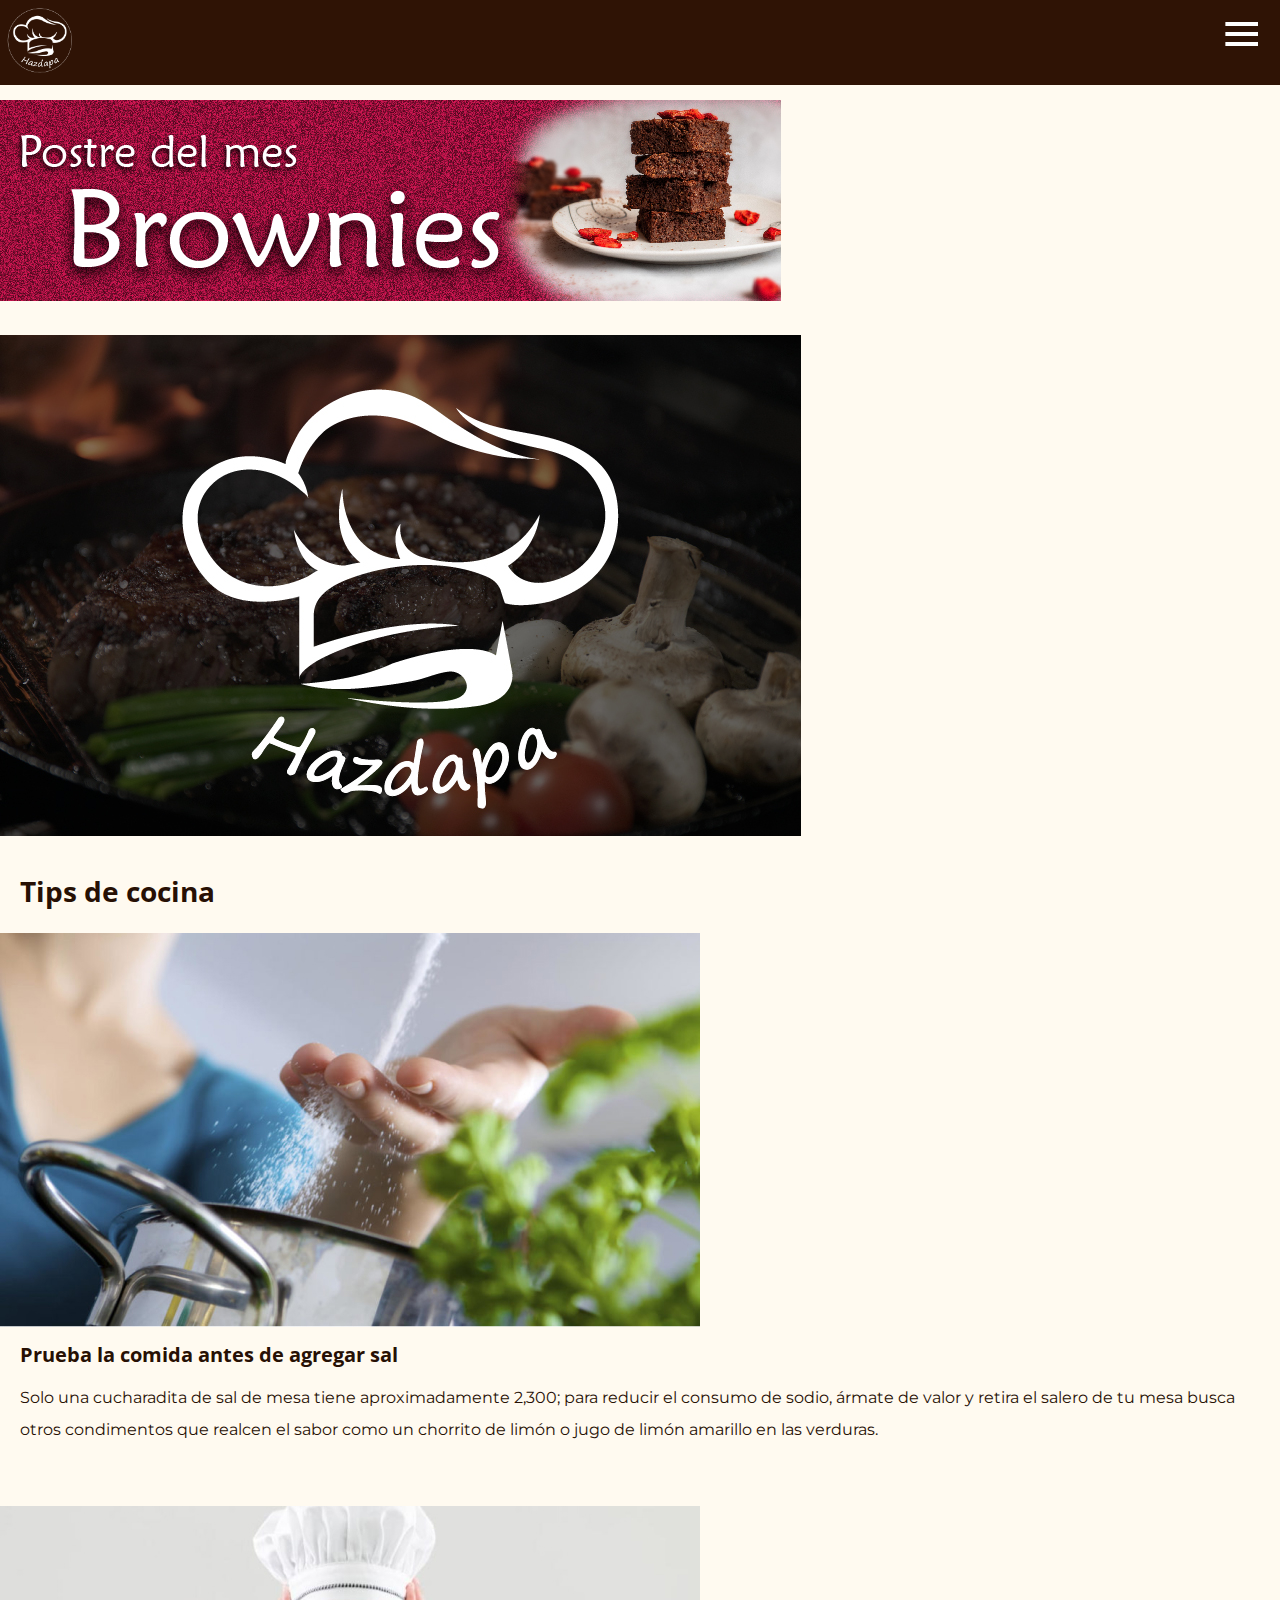
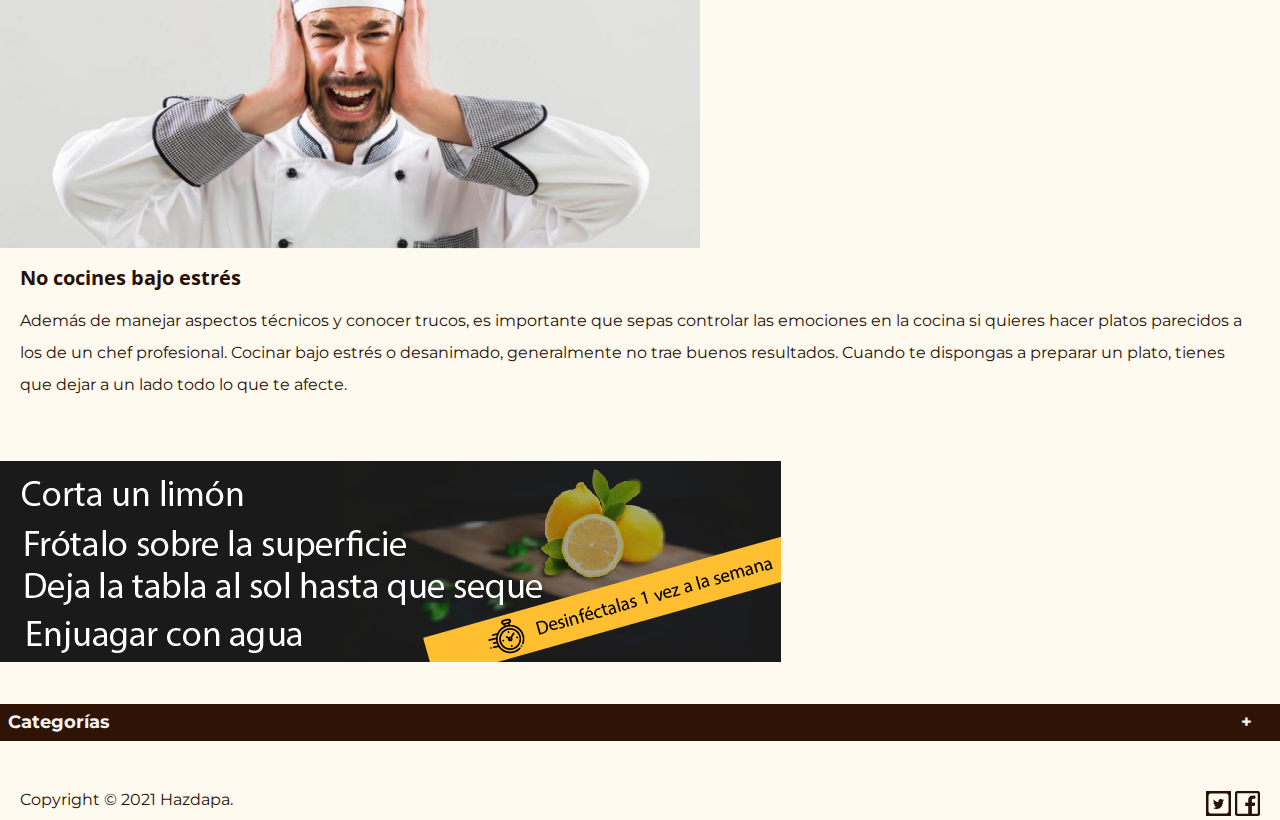
<file: index.html>
<!DOCTYPE html>
<html lang="en">

<head>
  <meta charset="UTF-8">
  <meta http-equiv="X-UA-Compatible" content="IE=edge">
  <meta name="viewport" content="width=device-width, initial-scale=1.0">
  <meta name="description" content="MobileFirst" />
  <meta name="Keywords" content="Web Proyecto" />
  <meta name="author" content="Stephanie,Paula,Alex" />
  <link href="https://fonts.googleapis.com/css2?family=Montserrat&family=Open+Sans&display=swap" rel="stylesheet">
  <link rel="stylesheet" href="public/css/style.css">
  <link rel="shortcut icon" href="./img/logo.png" sizes="16x16">
  <title>Hazdapa</title>
</head>

<body>
  <div id="wrapper">
    <!----------Header------------>

    <div class="header">
      <div class="logo">
        <a href="index.html"><img src="./img/logo.png" alt="Hazdapa blog de recetas" width='70' height='70'></a>
      </div>
      <div id="sidebar">
        <div class="menu">
          <button class="toggle-btn"><img src="./img/menu.png" alt=""></button>
        </div>
        <div class="sidebar-links">
          <a href="index.html">Inicio</a>
          <a href="about-us.html">Sobre Nosotros</a>
          <a href="breakfasts.html">Desayunos</a>
          <a href="beverages.html">Bebidas</a>
          <a href="desserts.html">Postres</a>
          <a href="meats.html">Carnes</a>
        </div>
      </div>
    </div>
    <!----------ads 1------------>
    <div class="ads-1">
      <img src="./img/advert-1.jpg" alt="Anuncio sobre postre del mes">
    </div>

    <!----------banner------------>
    <div class="banner">
      <img src="./img/banner.jpg" alt="Hazdapa blog de recetas">
    </div>

    <!----------cooking tips'------------>
    <div class="cooking-tips">
      <h1>Tips de cocina</h1>
      <div class="cooking-tips-card">
        <img src="./img/img-13.jpg" alt="tips sobre sal">
        <h3>Prueba la comida antes de agregar sal</h3>
        <p>Solo una cucharadita de sal de mesa tiene aproximadamente 2,300; para reducir el consumo de sodio, ármate de
          valor y retira el salero de tu mesa busca otros condimentos que realcen el sabor como un chorrito de limón o
          jugo de limón amarillo en las verduras.
        <p>
      </div>

      <div class="cooking-tips-card">
        <img src="./img/img-14.jpg" alt="tips cocina sin estres">
        <h3>No cocines bajo estrés</h3>
        <p>Además de manejar aspectos técnicos y conocer trucos, es importante que sepas controlar las emociones en la
          cocina si quieres hacer platos parecidos a los de un chef profesional.

          Cocinar bajo estrés o desanimado, generalmente no trae buenos resultados. Cuando te dispongas a preparar un
          plato, tienes que dejar a un lado todo lo que te afecte.</p>
      </div>
    </div>

    <!----------ads 2------------>
    <div class="ads-2">
      <img src="./img/advert-2.jpg" alt="">
    </div>

    <!----------categories------------>
    <div class="main-container clearfix">
      <div class="list-container">
        <div class="item ">
          <p class="btn-item">Categorías</p>
          <div class="item-content">
            <ul class="list-categories">
              <li><a href="index.html">Inicio</a></li>
              <li><a href="about-us.html">Sobre nosotros</a></li>
              <li><a href="breakfasts.html">Desayunos</a></li>
              <li><a href="beverages.html">Bebidas</a></li>
              <li><a href="desserts.html">Postres</a></li>
              <li><a href="meats.html">Carnes</a></li>
            </ul>
          </div>
        </div>
      </div>
    </div>
      <!----------footer------------>
      <div class="footer clearfix">
        <div class="copyright">
          <p>Copyright © 2021 Hazdapa.</p>
        </div>
        <div class="social-media">
          <a href="#"><img src="./img/twitter.png" alt="twitter"></a>
          <a href="#"><img src="./img/facebook.png" alt="facebook"></a>
        </div>
      </div>
    </div>

    <script src="js/script.js"></script>
</body>

</html>
</file>
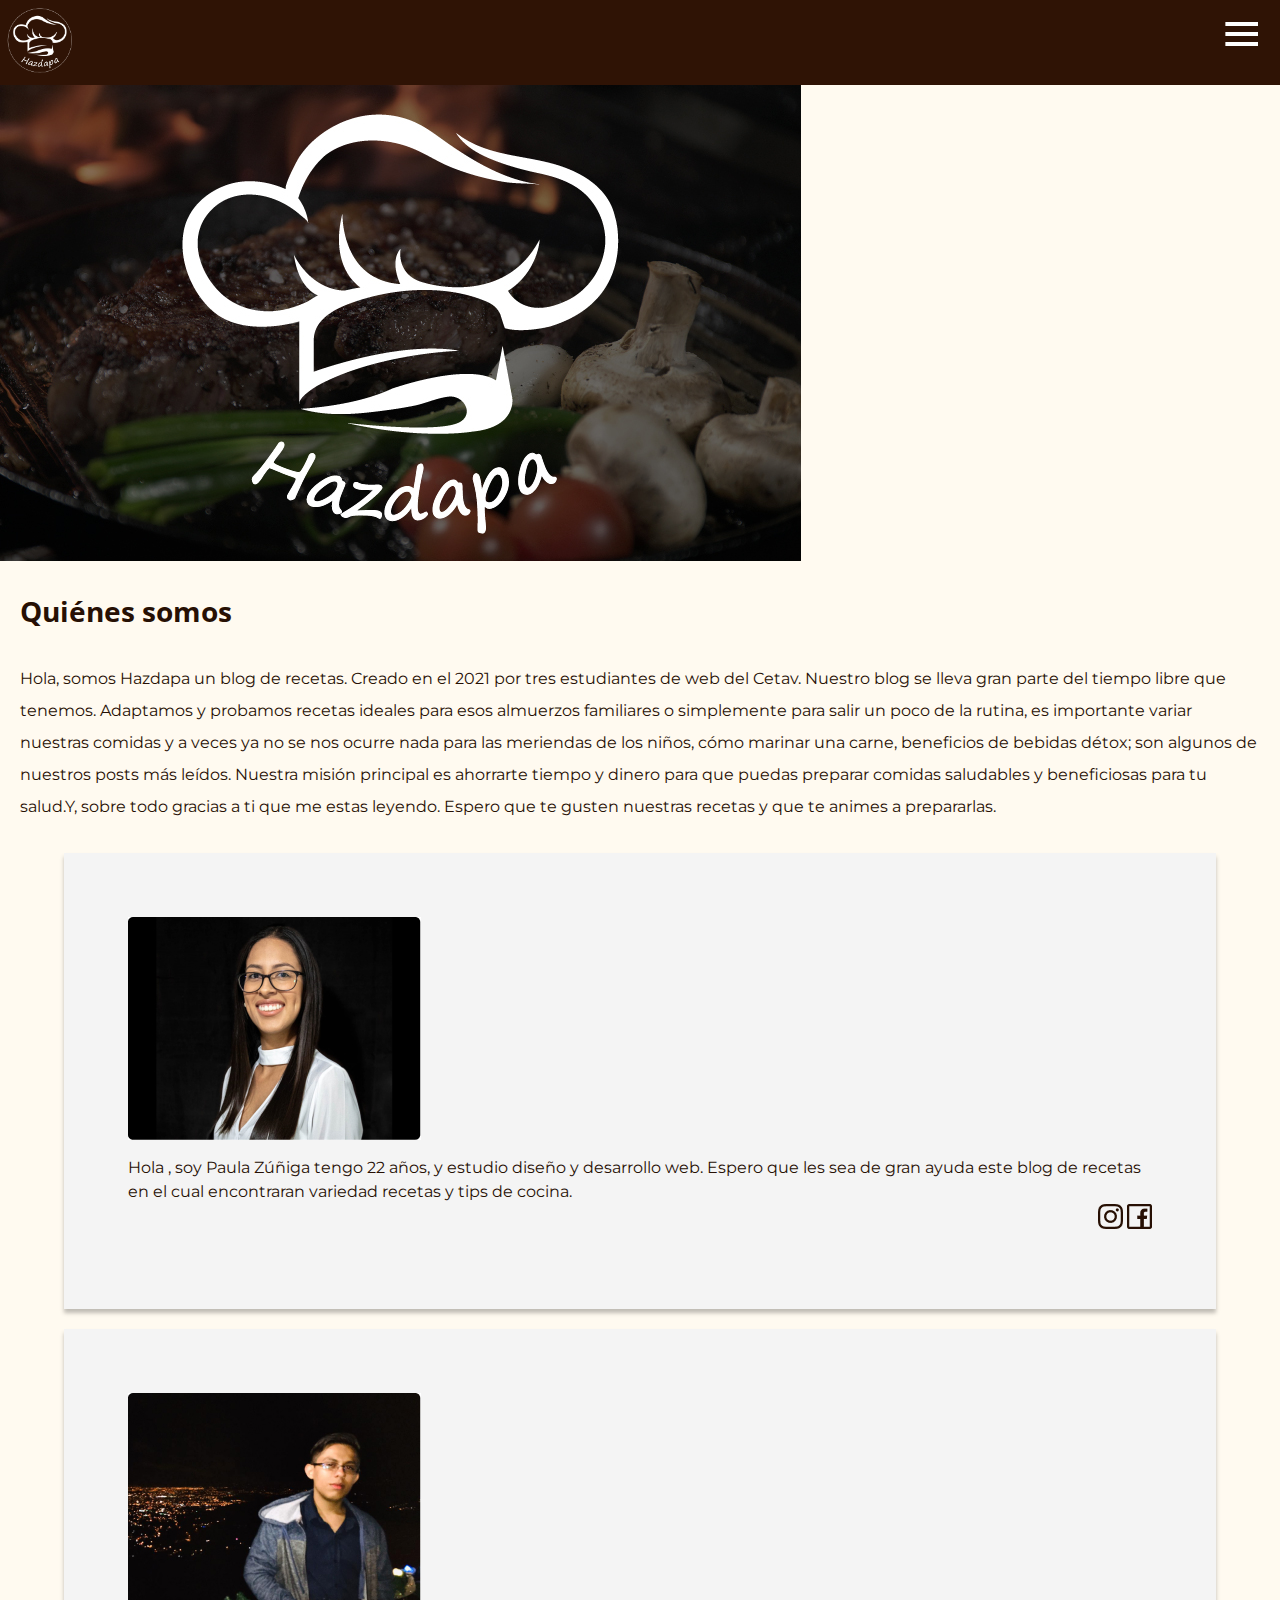
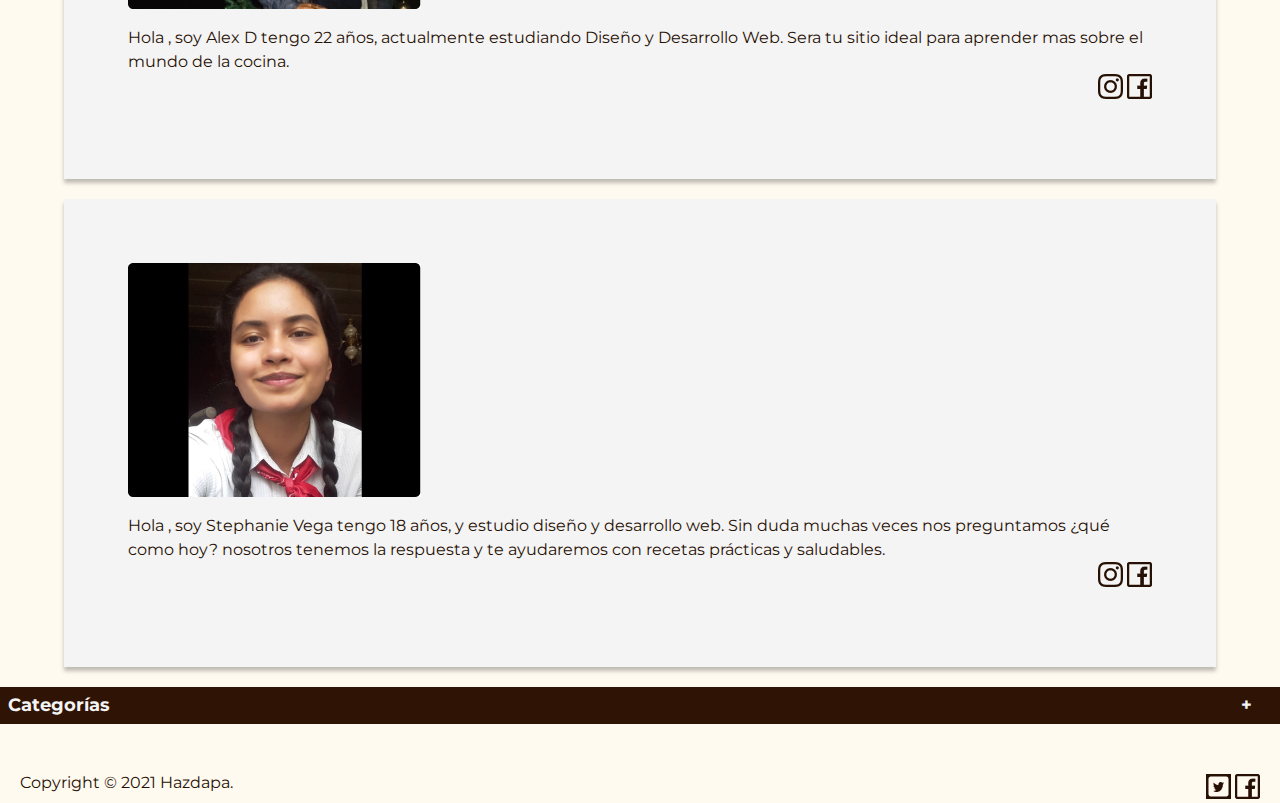
<file: about-us.html>
<!DOCTYPE html>
<html lang="en">

<head>
  <meta charset="UTF-8">
  <meta http-equiv="X-UA-Compatible" content="IE=edge">
  <meta name="viewport" content="width=device-width, initial-scale=1.0">
  <meta name="description" content="MobileFirst" />
  <meta name="Keywords" content="Web Proyecto" />
  <meta name="author" content="Stephanie,Paula,Alex" />
  <link href="https://fonts.googleapis.com/css2?family=Montserrat&family=Open+Sans&display=swap" rel="stylesheet">
  <link rel="stylesheet" href="public/css/style.css">
  <link rel="shortcut icon" href="./img/logo-1.png" sizes="16x16">
  <title>Hazdapa</title>
</head>

<body>
  <div id="wrapper">
    <!----------Header------------>
    <div class="header">
      <div class="logo">
        <a href="index.html"><img src="./img/logo.png" alt="Hazdapa blog de recetas" width="70" height="70"></a>
      </div>
      <div id="sidebar">
        <div class="menu">
          <button class="toggle-btn"><img src="./img/menu.png" alt=""></button>
        </div>
        <div class="sidebar-links">
          <a href="index.html">Inicio</a>
          <a href="about-us.html">Sobre Nosotros</a>
          <a href="breakfasts.html">Desayunos</a>
          <a href="beverages.html">Bebidas</a>
          <a href="desserts.html">Postres</a>
          <a href="meats.html">Carnes</a>
        </div>
      </div>
    </div>

    <!----------banner------------>
    <div class="banner-about-us">
      <img src="./img/banner.jpg" alt="Hazdapa blog de recetas">
    </div>

    <!---------- about-us------------>
    <div class="about-us">
      <div class="about-us-description">
        <h1>Quiénes somos</h1>
        <p>Hola, somos Hazdapa un blog de recetas. Creado en el 2021 por tres estudiantes de web del Cetav.
          Nuestro blog se lleva gran parte del tiempo libre que tenemos. Adaptamos y probamos recetas ideales para esos
          almuerzos familiares o simplemente para salir un poco de la rutina, es importante variar nuestras comidas y a
          veces ya no se nos ocurre nada para las meriendas de los niños, cómo marinar una carne, beneficios de bebidas
          détox; son algunos de nuestros posts más leídos.

          Nuestra misión principal es ahorrarte tiempo y dinero para que puedas preparar comidas saludables y
          beneficiosas para tu salud.Y, sobre todo gracias a ti que me estas leyendo.

          Espero que te gusten nuestras recetas y que te animes a prepararlas.</p>
      </div>
      <div class="principal__card  clearfix">
        <img src="./img/profile-1.jpg" alt="perfil Paula zúñiga">
        <p>Hola , soy Paula Zúñiga tengo 22 años, y estudio diseño y desarrollo web. Espero que les sea de gran ayuda
          este blog de recetas en el cual encontraran variedad recetas y tips de cocina.</p>
          <div class="personal-social-media">
            <a href="#"><img src="./img/instagram.png" alt="instagram"></a>
            <a href="#"><img src="./img/facebook.png" alt="facebook"></a>
          </div>
      </div>
      <div class="principal__card  clearfix">
        <img src="./img/profile-2.jpg" alt="perfil Alex Guzmán">
        <p>Hola , soy Alex D tengo 22 años, actualmente estudiando Diseño y Desarrollo Web. Sera tu sitio ideal para
          aprender mas sobre el mundo de la cocina.</p>
          <div class="personal-social-media">
            <a href="#"><img src="./img/instagram.png" alt="instagram"></a>
            <a href="#"><img src="./img/facebook.png" alt="facebook"></a>
          </div>
      </div>
      <div class="principal__card  clearfix">
        <img src="./img/profile-3.jpg" alt="perfil Stephanie Vega">
        <p>Hola , soy Stephanie Vega tengo 18 años, y estudio diseño y desarrollo web. Sin duda muchas veces nos
          preguntamos ¿qué como hoy? nosotros tenemos la respuesta y te ayudaremos con recetas prácticas y
          saludables.</p>
          <div class="personal-social-media">
            <a href="#"><img src="./img/instagram.png" alt="instagram"></a>
            <a href="#"><img src="./img/facebook.png" alt="facebook"></a>
          </div>
      </div>
    </div>
    <!----------categories------------>
    <div class="main-container clearfix">
      <div class="list-container">
        <div class="item ">
          <p class="btn-item">Categorías</p>
          <div class="item-content">
            <ul class="list-categories">
              <li><a href="index.html">Inicio</a></li>
              <li><a href="about-us.html">Sobre nosotros</a></li>
              <li><a href="breakfasts.html">Desayunos</a></li>
              <li><a href="beverages.html">Bebidas</a></li>
              <li><a href="desserts.html">Postres</a></li>
              <li><a href="meats.html">Carnes</a></li>
            </ul>
          </div>
        </div>
      </div>
    </div>
    <!----------footer------------>
    <div class="footer clearfix">
      <div class="copyright">
        <p>Copyright © 2021 Hazdapa.</p>
      </div>
      <div class="social-media">
        <a href="#"><img src="./img/twitter.png" alt="twitter"></a>
        <a href="#"><img src="./img/facebook.png" alt="facebook"></a>
      </div>
    </div>
  </div>
  <script src="js/script.js"></script>
</body>
</html>
</file>
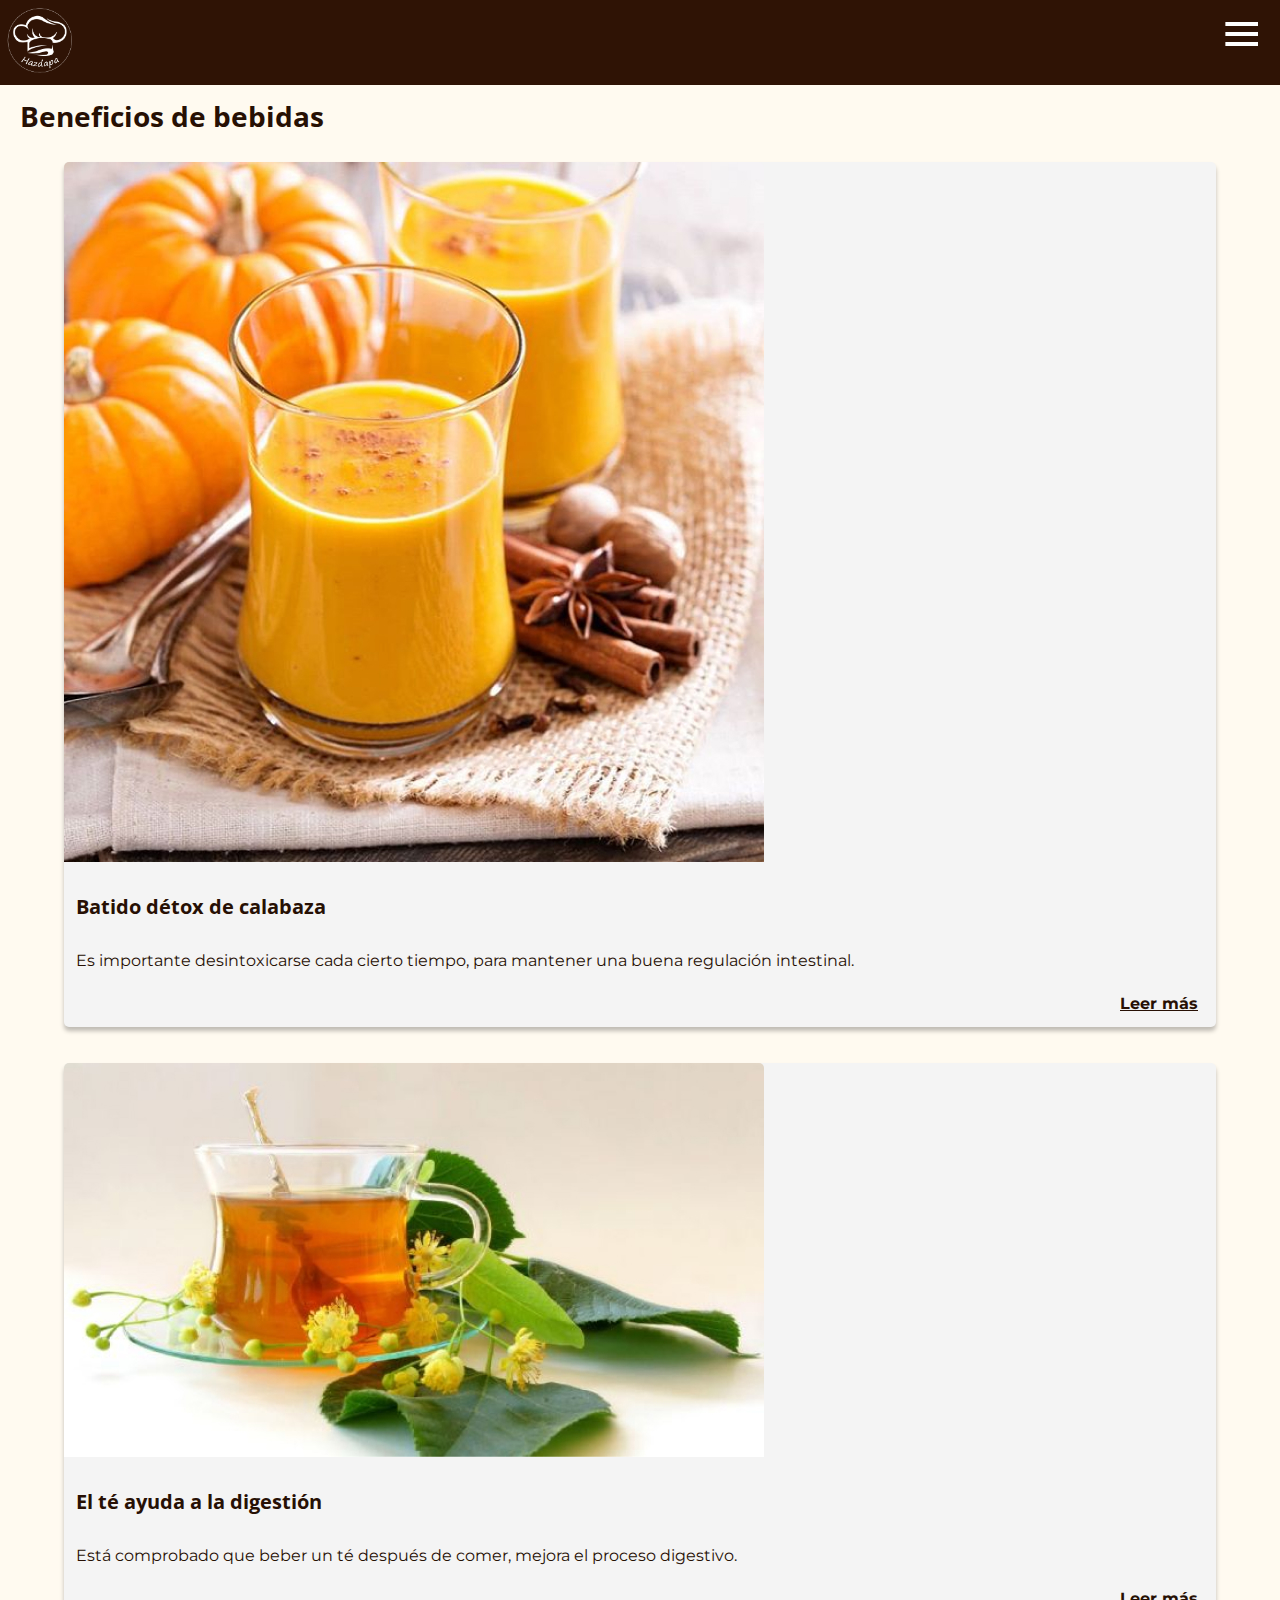
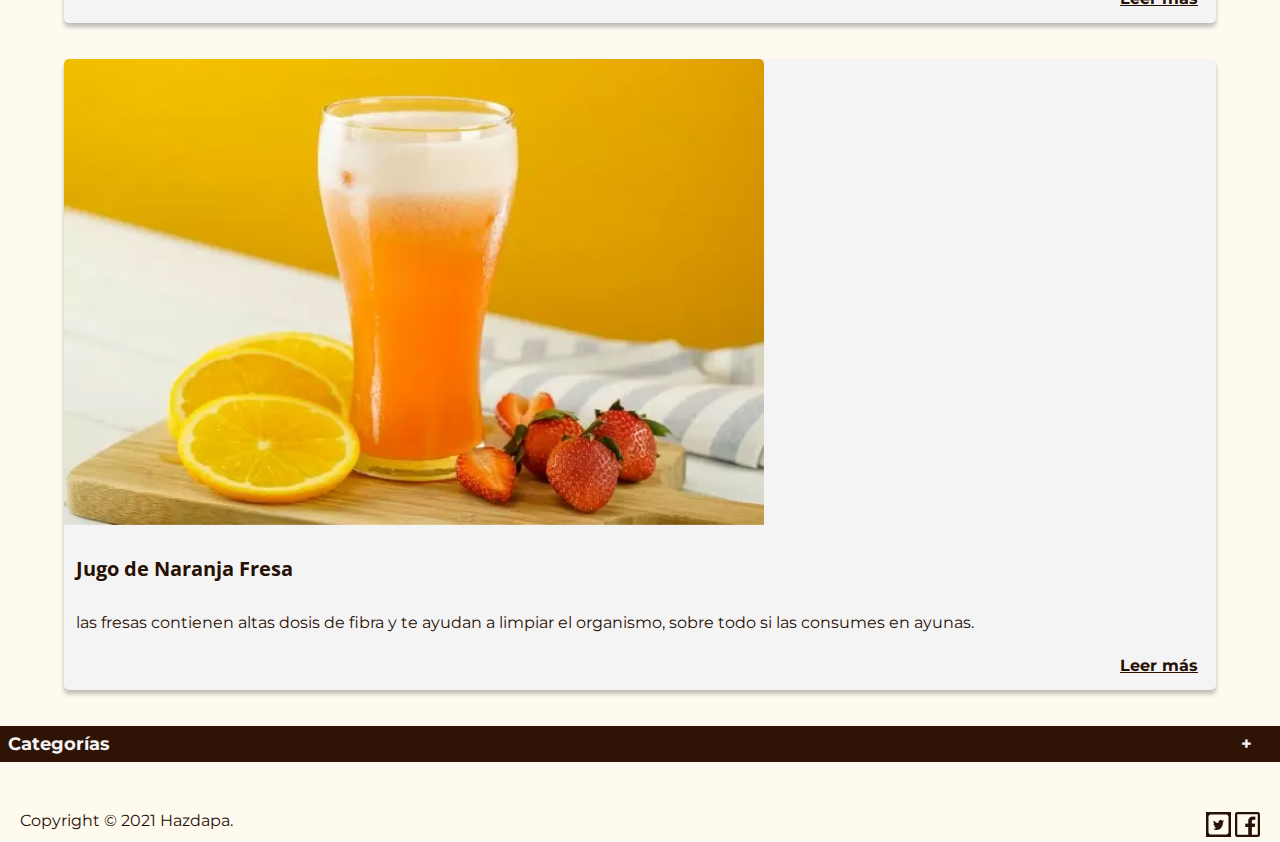
<file: beverages.html>
<!DOCTYPE html>
<html lang="en">
  <head>
    <meta charset="UTF-8">
    <meta http-equiv="X-UA-Compatible" content="IE=edge">
    <meta name="viewport" content="width=device-width, initial-scale=1.0">
    <meta name="description" content="MobileFirst" />
    <meta name="Keywords" content="Web Proyecto" />
    <meta name="author" content="Stephanie,Paula,Alex" />
    <link href="https://fonts.googleapis.com/css2?family=Montserrat&family=Open+Sans&display=swap" rel="stylesheet">
    <link rel="stylesheet" href="public/css/style.css">
    <link rel="shortcut icon" href="./img/logo.png" sizes="16x16">
    <title>Hazdapa</title>
  </head>
  <body>
    <div id="wrapper">
      <!----------Header------------>
      <div class="header">
        <div class="logo">
          <a href="index.html"><img src="./img/logo.png" alt="Hazdapa blog de recetas" width="70" height="70"></a>
        </div>
        <div id="sidebar">
          <div class="menu">
            <button class="toggle-btn"><img src="./img/menu.png" alt=""></button>
          </div>
          <div class="sidebar-links">
            <a href="index.html">Inicio</a>
            <a href="about-us.html">Sobre Nosotros</a>
            <a href="breakfasts.html">Desayunos</a>
            <a href="beverages.html">Bebidas</a>
            <a href="desserts.html">Postres</a>
            <a href="meats.html">Carnes</a>
          </div>
        </div>
      </div>

      <!----------recipes beverage------------>
      <div class="recipes-title">
        <h1>Beneficios de bebidas</h1>

        <div class="recipes__cards">
          <img src="./img/img-4.jpg" alt="Batido détox de calabaza">
          <h3>Batido détox de calabaza</h3>
          <p>Es importante desintoxicarse cada cierto tiempo, para mantener una buena regulación intestinal.</p>

          <div class="link clearfix">
            <a href="#">Leer más</a>
          </div>
        </div>

        <div class="recipes__cards">
          <img src="./img/img-5.jpg" alt="El té ayuda a la digestión">
          <h3>El té ayuda a la digestión</h3>
          <p>Está comprobado que beber un té después de comer, mejora el proceso digestivo.</p>

          <div class="link clearfix">
            <a href="#">Leer más</a>
          </div>
        </div>

        <div class="recipes__cards">
          <img src="./img/img-6.jpg" alt="deliciosos pancakes de banano con miel maple">
          <h3>Jugo de Naranja Fresa</h3>
          <p> las fresas contienen altas dosis de fibra y te ayudan a limpiar el organismo, sobre todo si las consumes en ayunas.</p>

          <div class="link clearfix">
            <a href="#">Leer más</a>
          </div>
        </div>
      </div>

      <!----------categories------------>
    <!----------categories------------>
    <div class="main-container clearfix">
      <div class="list-container">
        <div class="item ">
          <p class="btn-item">Categorías</p>
          <div class="item-content">
            <ul class="list-categories">
              <li><a href="index.html">Inicio</a></li>
              <li><a href="about-us.html">Sobre nosotros</a></li>
              <li><a href="breakfasts.html">Desayunos</a></li>
              <li><a href="beverages.html">Bebidas</a></li>
              <li><a href="desserts.html">Postres</a></li>
              <li><a href="meats.html">Carnes</a></li>
            </ul>
          </div>
        </div>
      </div>
    </div>
      <!----------footer------------>
      <div class="footer clearfix">
        <div class="copyright">
          <p>Copyright © 2021 Hazdapa.</p>
        </div>
        <div class="social-media">
          <a href="#"><img src="./img/twitter.png" alt="twitter"></a>
          <a href="#"><img src="./img/facebook.png" alt="facebook"></a>
        </div>
      </div>
    </div>
    <script src="js/script.js"></script>
  </body>
</html>
</file>
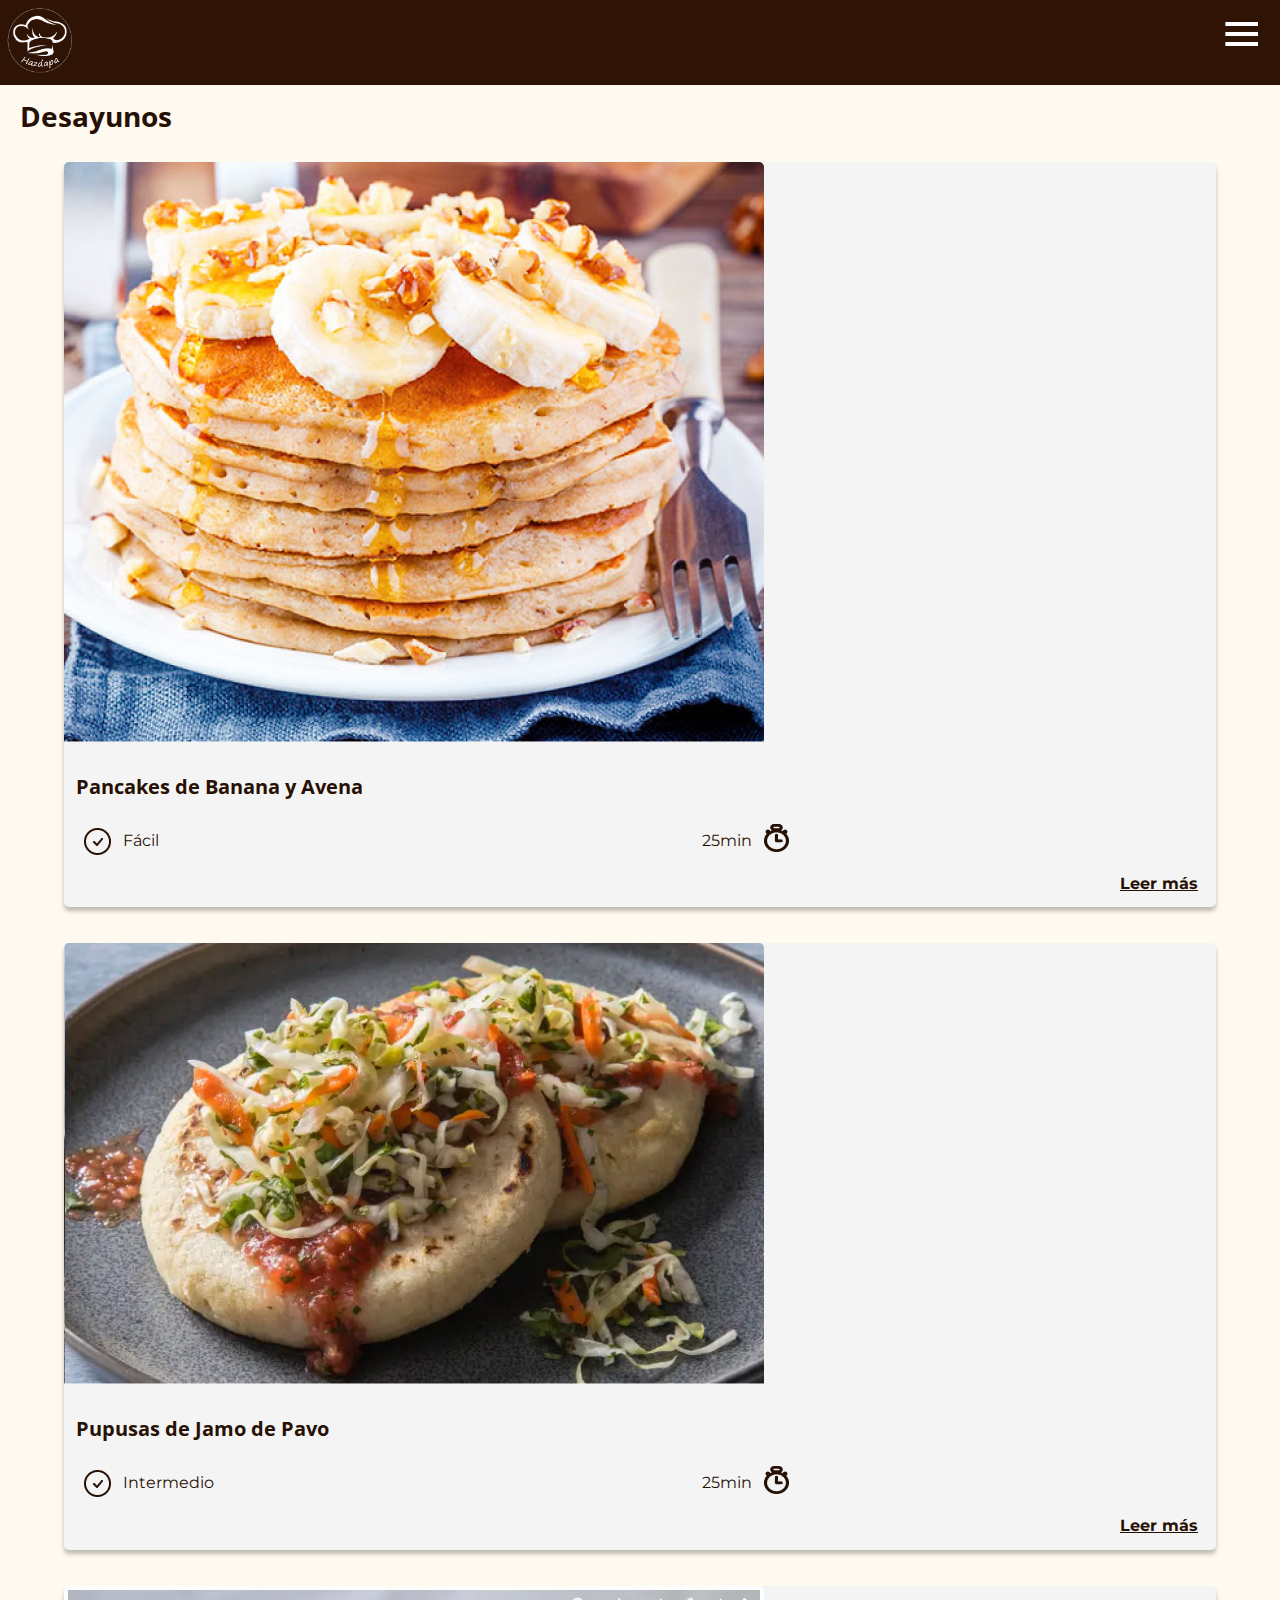
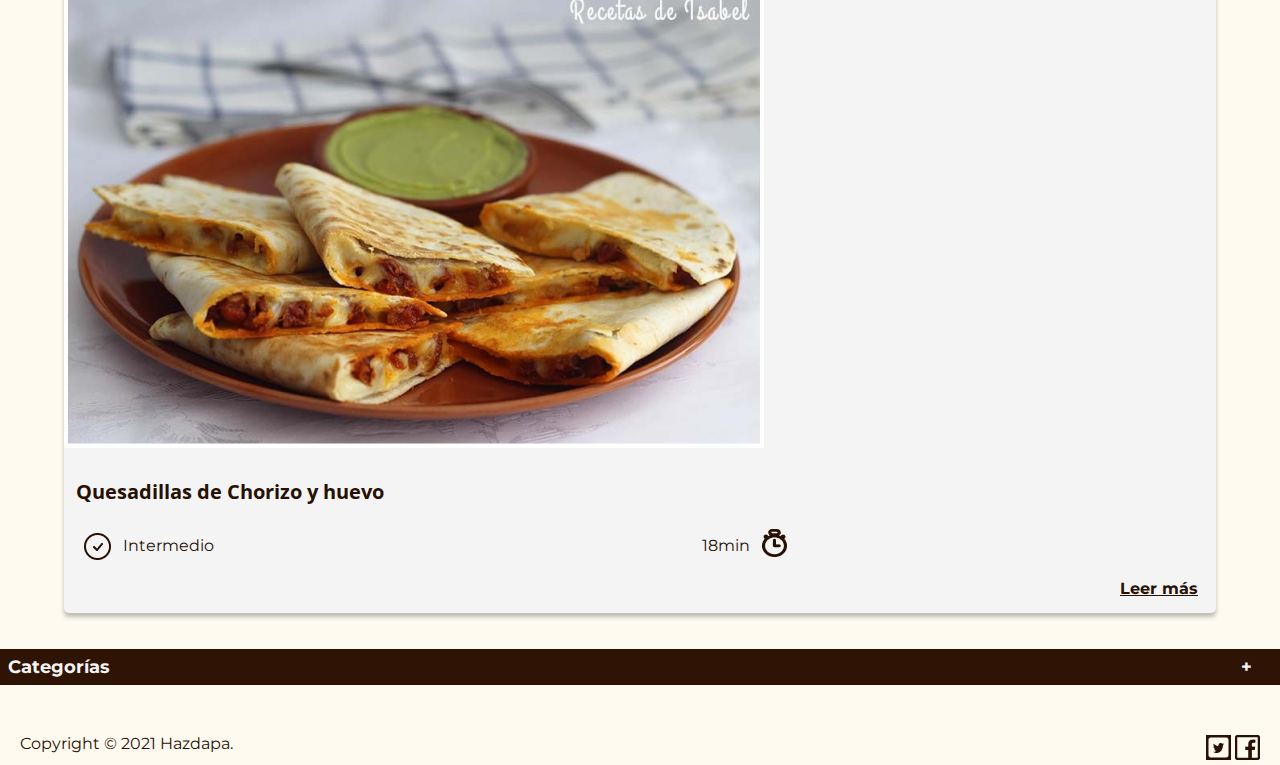
<file: breakfasts.html>
<!DOCTYPE html>
<html lang="en">
  <head>
    <meta charset="UTF-8">
    <meta http-equiv="X-UA-Compatible" content="IE=edge">
    <meta name="viewport" content="width=device-width, initial-scale=1.0">
    <meta name="description" content="MobileFirst" />
    <meta name="Keywords" content="Web Proyecto" />
    <meta name="author" content="Stephanie,Paula,Alex" />
    <link href="https://fonts.googleapis.com/css2?family=Montserrat&family=Open+Sans&display=swap" rel="stylesheet">
    <link rel="stylesheet" href="public/css/style.css">
    <link rel="shortcut icon" href="./img/logo.png" sizes="16x16">
    <title>Hazdapa</title>
  </head>
  <body>
    <div id="wrapper">
      <!----------Header------------>
      <div class="header">
        <div class="logo">
          <a href="index.html"><img src="./img/logo.png" alt="Hazdapa blog de recetas" width="70" height="70"></a>
        </div>
        <div id="sidebar">
          <div class="menu">
            <button class="toggle-btn"><img src="./img/menu.png" alt=""></button>
          </div>
          <div class="sidebar-links">
            <a href="index.html">Inicio</a>
            <a href="about-us.html">Sobre Nosotros</a>
            <a href="breakfasts.html">Desayunos</a>
            <a href="beverages.html">Bebidas</a>
            <a href="desserts.html">Postres</a>
            <a href="meats.html">Carnes</a>
          </div>
        </div>
      </div>

      <!----------recipes breakfast------------>
      <div class="recipes-title clearfix">
        <h1>Desayunos</h1>

        <div class="recipes__cards">
          <img src="./img/img-1.jpg" alt="deliciosos pancakes de banano con miel maple">
          <h3>Pancakes de Banana y Avena</h3>

          <div class="principal-indicators clearfix">
            <div class="difficulty">
              <img src="./img/check.png" alt="rango de dificultad">
              <p>Fácil</p>
            </div>

            <div class="time-duration">
              <p>25min</p>
              <img src="./img/time.png" alt="tiempo de duración">
            </div>
          </div>

          <div class="link clearfix">
            <a href="pancakes.html">Leer más</a>
          </div>
        </div>

        <div class="recipes__cards">
          <img src="./img/img-2.jpg" alt="deliciosas pupusas">
          <h3>Pupusas de Jamo de Pavo</h3>

          <div class="principal-indicators clearfix">
            <div class="difficulty">
              <img src="./img/check.png" alt="rango de dificultad">
              <p>Intermedio</p>
            </div>
            <div class="time-duration">
              <p>25min</p>
              <img src="./img/time.png" alt="tiempo de duración">
            </div>
          </div>

          <div class="link clearfix">
            <a href="#">Leer más</a>
          </div>
        </div>

        <div class="recipes__cards">
          <img src="./img/img-3.jpg" alt="deliciosas quesadillas">
          <h3>Quesadillas de Chorizo y huevo</h3>

          <div class="principal-indicators clearfix">
            <div class="difficulty">
              <img src="./img/check.png" alt="rango de dificultad">
              <p>Intermedio</p>
            </div>
            <div class="time-duration">
              <p>18min</p>
              <img src="./img/time.png" alt="tiempo de duración">
            </div>
          </div>

          <div class="link clearfix">
            <a href="#">Leer más</a>
          </div>
        </div>
      </div>

      <!----------categories------------>
    <!----------categories------------>
    <div class="main-container clearfix">
      <div class="list-container">
        <div class="item ">
          <p class="btn-item">Categorías</p>
          <div class="item-content">
            <ul class="list-categories">
              <li><a href="index.html">Inicio</a></li>
              <li><a href="about-us.html">Sobre nosotros</a></li>
              <li><a href="breakfasts.html">Desayunos</a></li>
              <li><a href="beverages.html">Bebidas</a></li>
              <li><a href="desserts.html">Postres</a></li>
              <li><a href="meats.html">Carnes</a></li>
            </ul>
          </div>
        </div>
      </div>
    </div>

      <!----------footer------------>
      <div class="footer clearfix">
        <div class="copyright">
          <p>Copyright © 2021 Hazdapa.</p>
        </div>
        <div class="social-media">
          <a href="#"><img src="./img/twitter.png" alt="twitter"></a>
          <a href="#"><img src="./img/facebook.png" alt="facebook"></a>
        </div>
      </div>
    </div>
    <script src="js/script.js"></script>
  </body>
</html>
</file>
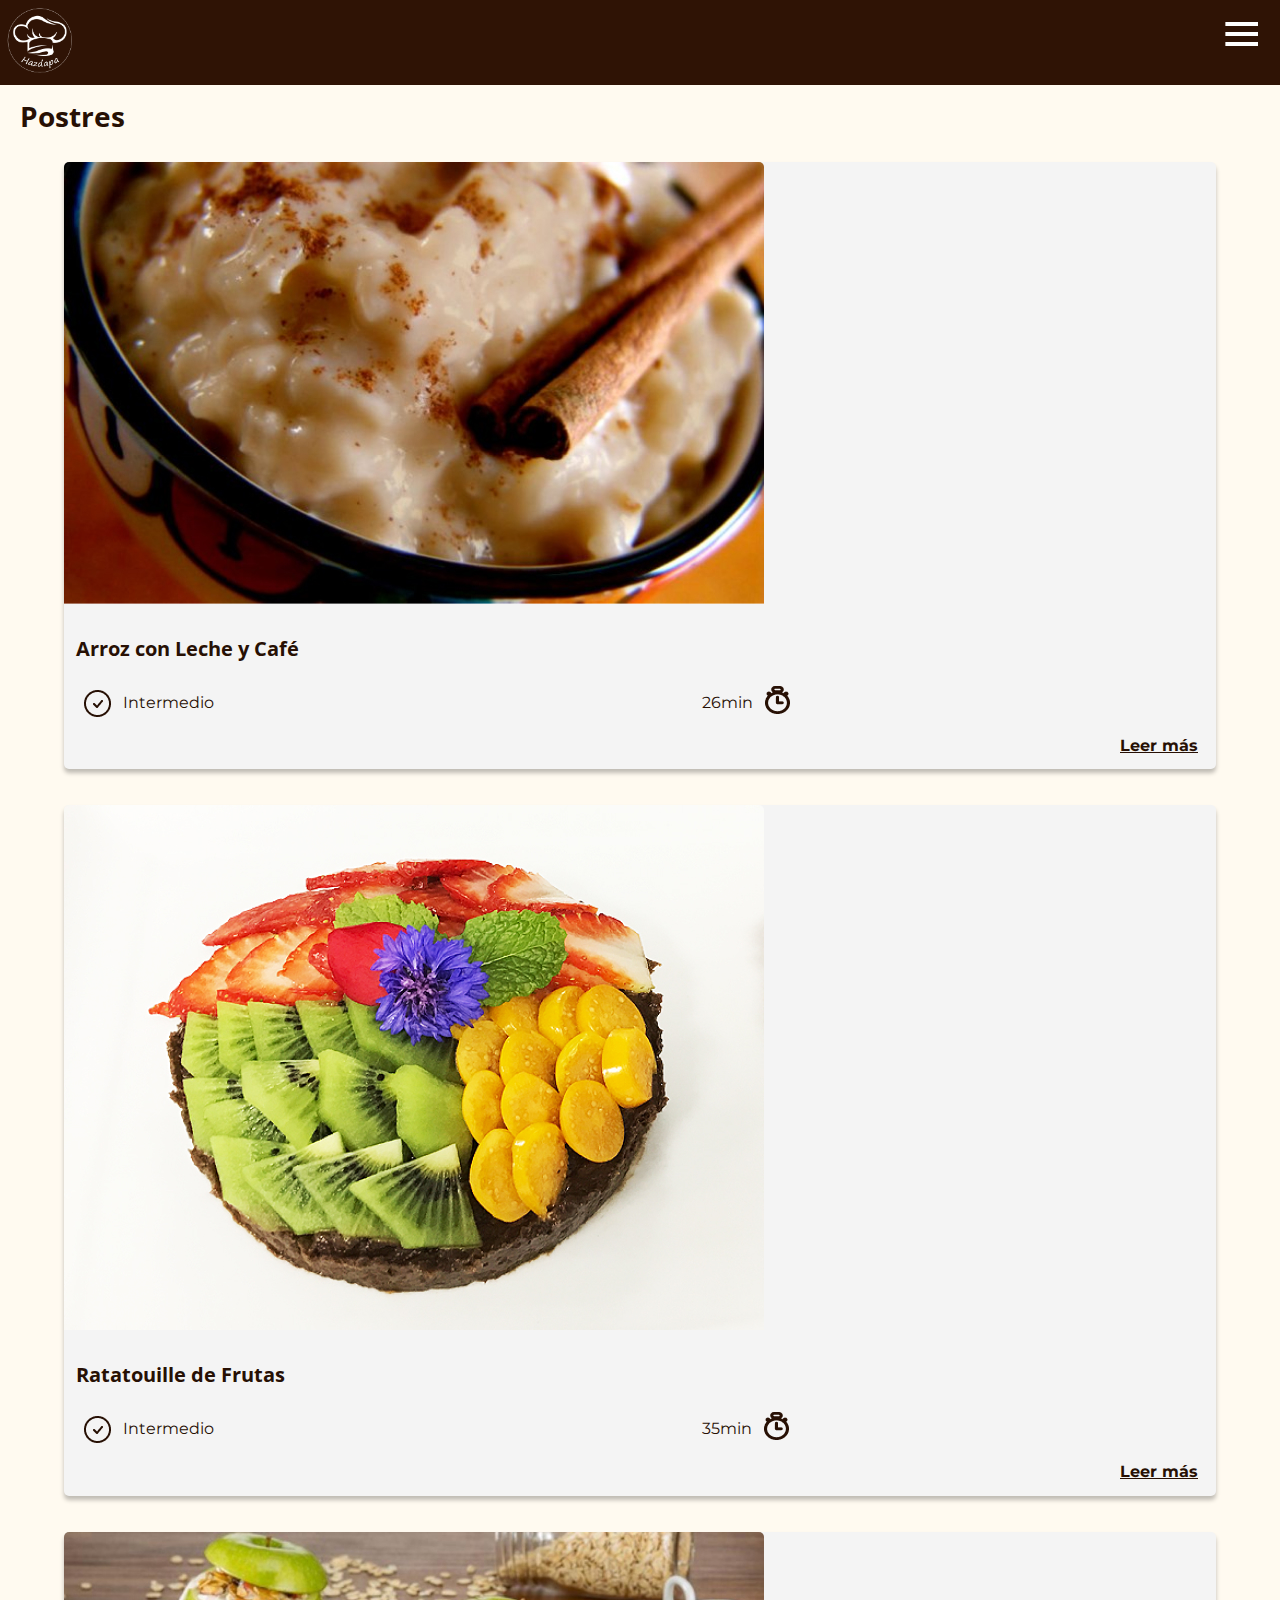
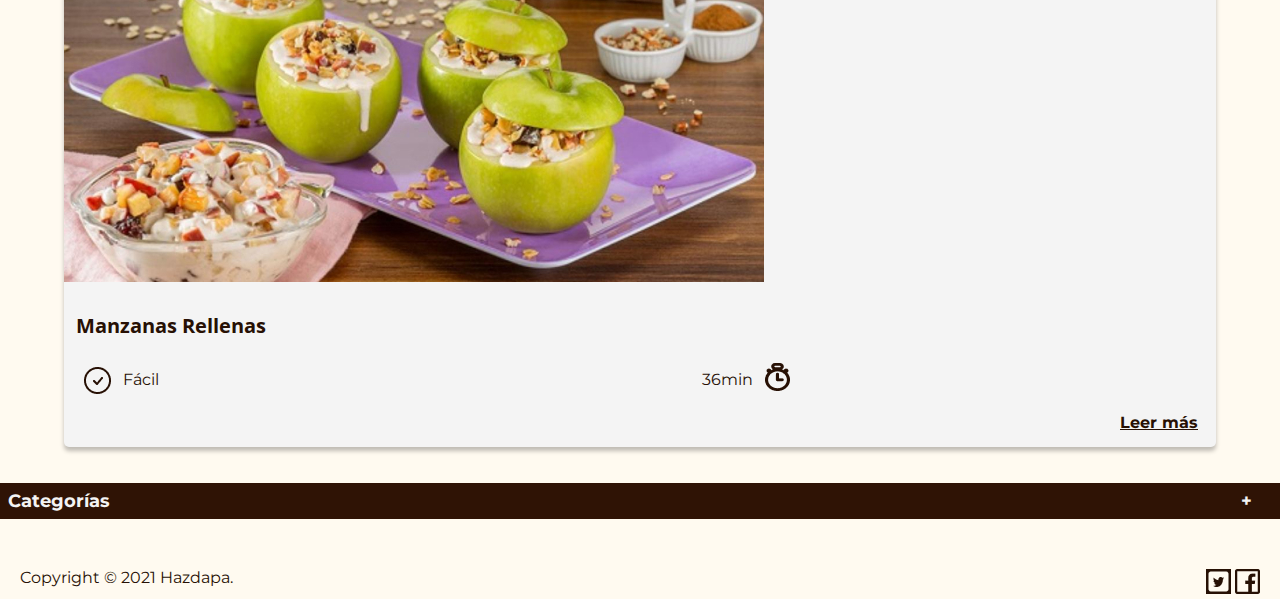
<file: desserts.html>
<!DOCTYPE html>
<html lang="en">
  <head>
    <meta charset="UTF-8">
    <meta http-equiv="X-UA-Compatible" content="IE=edge">
    <meta name="viewport" content="width=device-width, initial-scale=1.0">
    <meta name="description" content="MobileFirst" />
    <meta name="Keywords" content="Web Proyecto" />
    <meta name="author" content="Stephanie,Paula,Alex" />
    <link href="https://fonts.googleapis.com/css2?family=Montserrat&family=Open+Sans&display=swap" rel="stylesheet">
    <link rel="stylesheet" href="public/css/style.css">
    <link rel="shortcut icon" href="./img/logo.png" sizes="16x16">
    <title>Hazdapa</title>
  </head>
  <body>
    <div id="wrapper">
      <!----------Header------------>
      <div class="header">
        <div class="logo">
          <a href="index.html"><img src="./img/logo.png" alt="Hazdapa blog de recetas" width="70" height="70"></a>
        </div>
        <div id="sidebar">
          <div class="menu">
            <button class="toggle-btn"><img src="./img/menu.png" alt=""></button>
          </div>
          <div class="sidebar-links">
            <a href="index.html">Inicio</a>
            <a href="about-us.html">Sobre Nosotros</a>
            <a href="breakfasts.html">Desayunos</a>
            <a href="beverages.html">Bebidas</a>
            <a href="desserts.html">Postres</a>
            <a href="meats.html">Carnes</a>
          </div>
        </div>
      </div>

      <!----------recipes breakfast------------>
      <div class="recipes-title clearfix">
        <h1>Postres</h1>

        <div class="recipes__cards">
          <img src="./img/img-7.jpg" alt="delicioso postre de arroz con canela">
          <h3>Arroz con Leche y Café</h3>

          <div class="principal-indicators clearfix">
            <div class="difficulty">
              <img src="./img/check.png" alt="rango de dificultad">
              <p>Intermedio</p>
            </div>

            <div class="time-duration">
              <p>26min</p>
              <img src="./img/time.png" alt="tiempo de duración">
            </div>
          </div>

          <div class="link clearfix">
            <a href="#">Leer más</a>
          </div>
        </div>

        <div class="recipes__cards">
          <img src="./img/img-8.jpg" alt="delicioso postre de frutas">
          <h3>Ratatouille de Frutas</h3>

          <div class="principal-indicators clearfix">
            <div class="difficulty">
              <img src="./img/check.png" alt="rango de dificultad">
              <p>Intermedio</p>
            </div>
            <div class="time-duration">
              <p>35min</p>
              <img src="./img/time.png" alt="tiempo de duración">
            </div>
          </div>

          <div class="link clearfix">
            <a href="#">Leer más</a>
          </div>
        </div>

        <div class="recipes__cards">
          <img src="./img/img-9.jpg" alt="deliciosas manzanas verdes">
          <h3>Manzanas Rellenas</h3>

          <div class="principal-indicators clearfix">
            <div class="difficulty">
              <img src="./img/check.png" alt="rango de dificultad">
              <p>Fácil</p>
            </div>
            <div class="time-duration">
              <p>36min</p>
              <img src="./img/time.png" alt="tiempo de duración">
            </div>
          </div>

          <div class="link clearfix">
            <a href="#">Leer más</a>
          </div>
        </div>
      </div>

      <!----------categories------------>
    <!----------categories------------>
    <div class="main-container clearfix">
      <div class="list-container">
        <div class="item ">
          <p class="btn-item">Categorías</p>
          <div class="item-content">
            <ul class="list-categories">
              <li><a href="index.html">Inicio</a></li>
              <li><a href="about-us.html">Sobre nosotros</a></li>
              <li><a href="breakfasts.html">Desayunos</a></li>
              <li><a href="beverages.html">Bebidas</a></li>
              <li><a href="desserts.html">Postres</a></li>
              <li><a href="meats.html">Carnes</a></li>
            </ul>
          </div>
        </div>
      </div>
    </div>

      <!----------footer------------>
      <div class="footer clearfix">
        <div class="copyright">
          <p>Copyright © 2021 Hazdapa.</p>
        </div>
        <div class="social-media">
          <a href="#"><img src="./img/twitter.png" alt="twitter"></a>
          <a href="#"><img src="./img/facebook.png" alt="facebook"></a>
        </div>
      </div>
    </div>
    <script src="js/script.js"></script>
  </body>
</html>
</file>
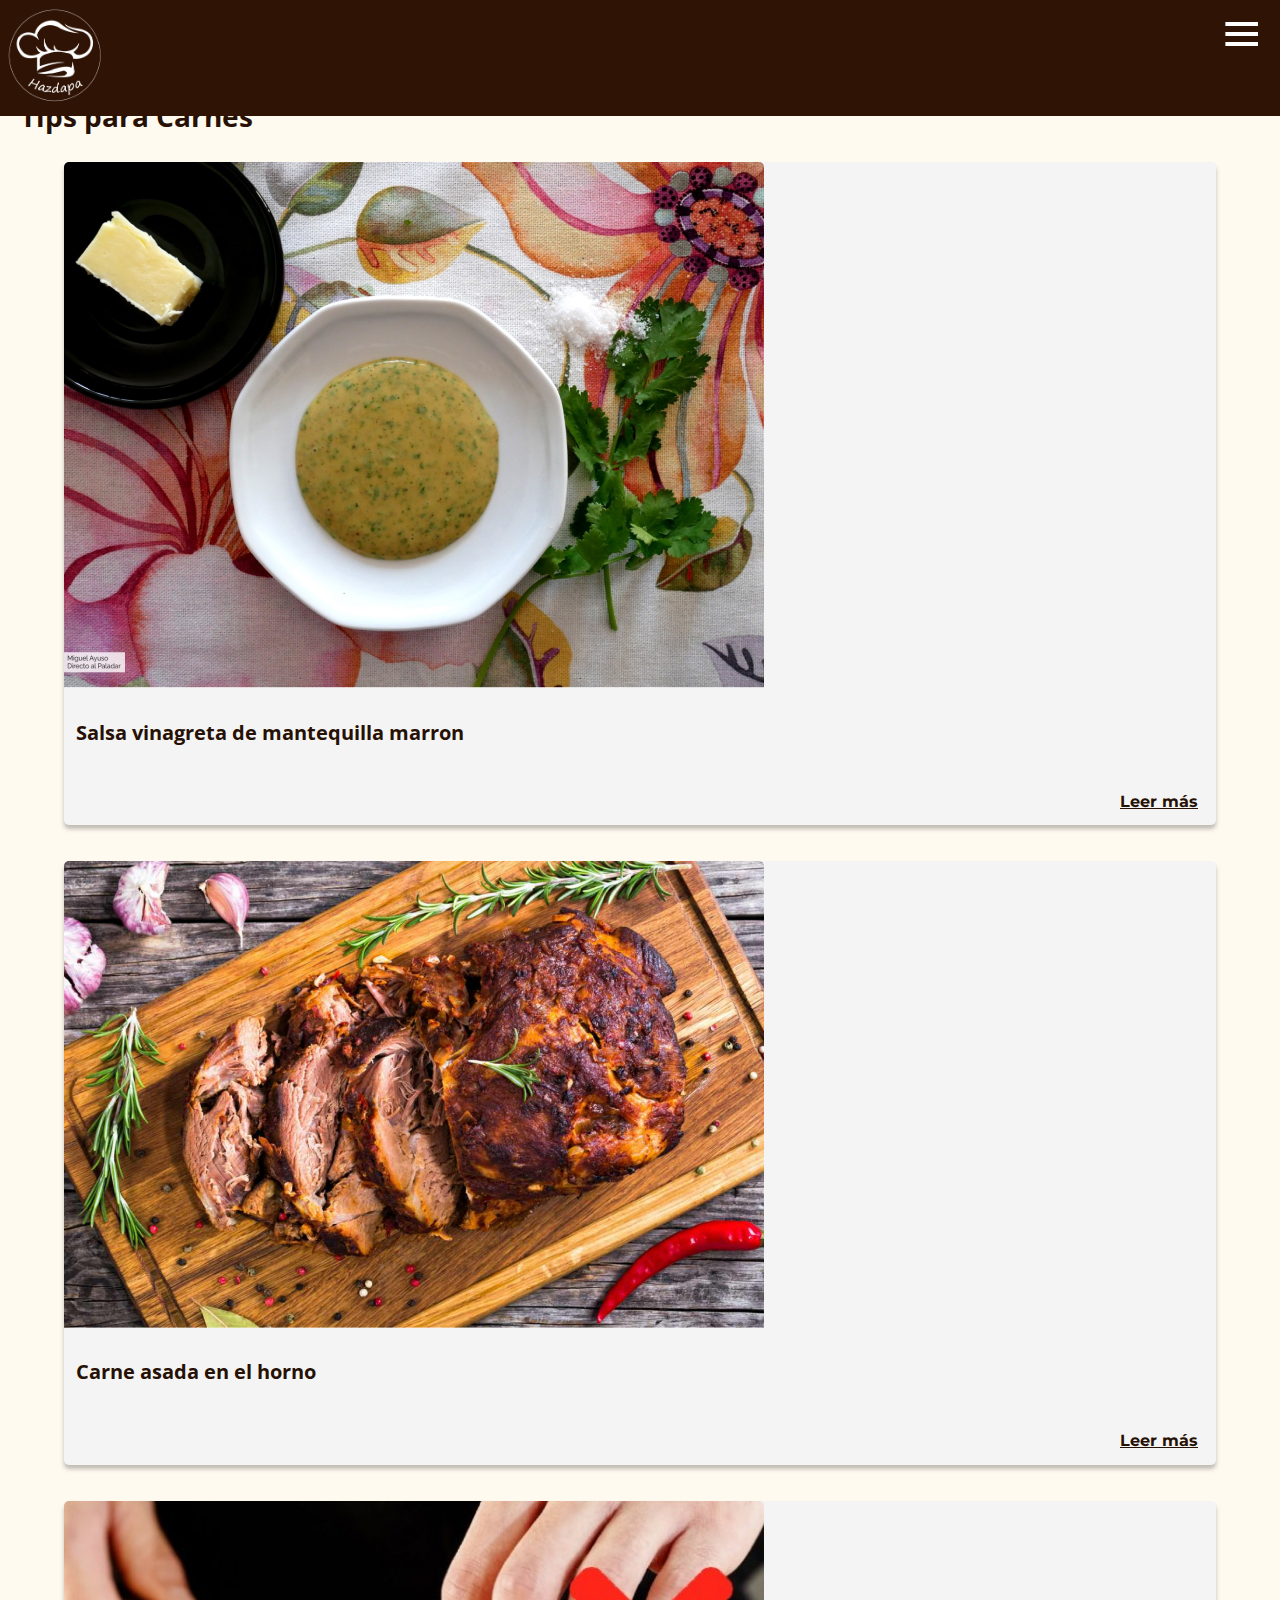
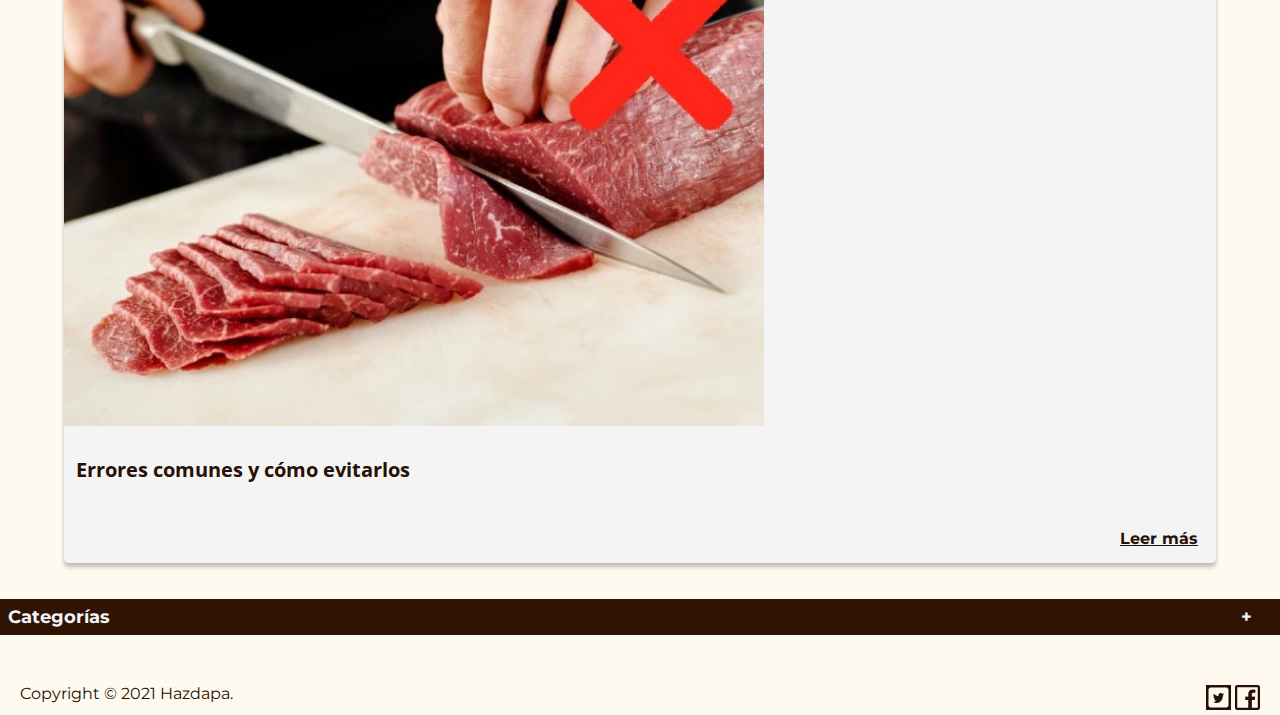
<file: meats.html>
<!DOCTYPE html>
<html lang="en">
  <head>
    <meta charset="UTF-8">
    <meta http-equiv="X-UA-Compatible" content="IE=edge">
    <meta name="viewport" content="width=device-width, initial-scale=1.0">
    <meta name="description" content="MobileFirst" />
    <meta name="Keywords" content="Web Proyecto" />
    <meta name="author" content="Stephanie,Paula,Alex" />
    <link href="https://fonts.googleapis.com/css2?family=Montserrat&family=Open+Sans&display=swap" rel="stylesheet">
    <link rel="stylesheet" href="public/css/style.css">
    <link rel="shortcut icon" href="./img/logo.png" sizes="16x16">
    <title>Hazdapa</title>
  </head>
  <body>
    <div id="wrapper">
      <!----------Header------------>
      <div class="header">
        <div class="logo">
          <a href="index.html"><img src="./img/logo.png" alt="Hazdapa blog de recetas" width="100" height="100"></a>
        </div>
        <div id="sidebar">
          <div class="menu">
            <button class="toggle-btn"><img src="./img/menu.png" alt=""></button>
          </div>
          <div class="sidebar-links">
            <a href="index.html">Inicio</a>
            <a href="about-us.html">Sobre Nosotros</a>
            <a href="breakfasts.html">Desayunos</a>
            <a href="beverages.html">Bebidas</a>
            <a href="desserts.html">Postres</a>
            <a href="meats.html">Carnes</a>
          </div>
        </div>
      </div>

      <!----------recipes meats------------>
      <div class="recipes-title">
        <h1>Tips para Carnes</h1>

        <div class="recipes__cards">
          <img src="./img/img-10.jpg" alt="Batido détox de calabaza">
          <h3>Salsa vinagreta de mantequilla marron</h3>

          <div class="link clearfix">
            <a href="#">Leer más</a>
          </div>
        </div>

        <div class="recipes__cards">
          <img src="./img/img-11.jpg" alt="El té ayuda a la digestión">
          <h3>Carne asada en el horno</h3>
          <div class="link clearfix">
            <a href="#">Leer más</a>
          </div>
        </div>

        <div class="recipes__cards">
          <img src="./img/img-12.jpg" alt="deliciosos pancakes de banano con miel maple">
          <h3>Errores comunes y cómo evitarlos</h3>

          <div class="link clearfix">
            <a href="#">Leer más</a>
          </div>
        </div>
      </div>

      <!----------categories------------>
    <!----------categories------------>
    <div class="main-container clearfix">
      <div class="list-container">
        <div class="item ">
          <p class="btn-item">Categorías</p>
          <div class="item-content">
            <ul class="list-categories">
              <li><a href="index.html">Inicio</a></li>
              <li><a href="about-us.html">Sobre nosotros</a></li>
              <li><a href="breakfasts.html">Desayunos</a></li>
              <li><a href="beverages.html">Bebidas</a></li>
              <li><a href="desserts.html">Postres</a></li>
              <li><a href="meats.html">Carnes</a></li>
            </ul>
          </div>
        </div>
      </div>
    </div>
      <!----------footer------------>
      <div class="footer clearfix">
        <div class="copyright">
          <p>Copyright © 2021 Hazdapa.</p>
        </div>
        <div class="social-media">
          <a href="#"><img src="./img/twitter.png" alt="twitter"></a>
          <a href="#"><img src="./img/facebook.png" alt="facebook"></a>
        </div>
      </div>
    </div>
    <script src="js/script.js"></script>
  </body>
</html>
</file>
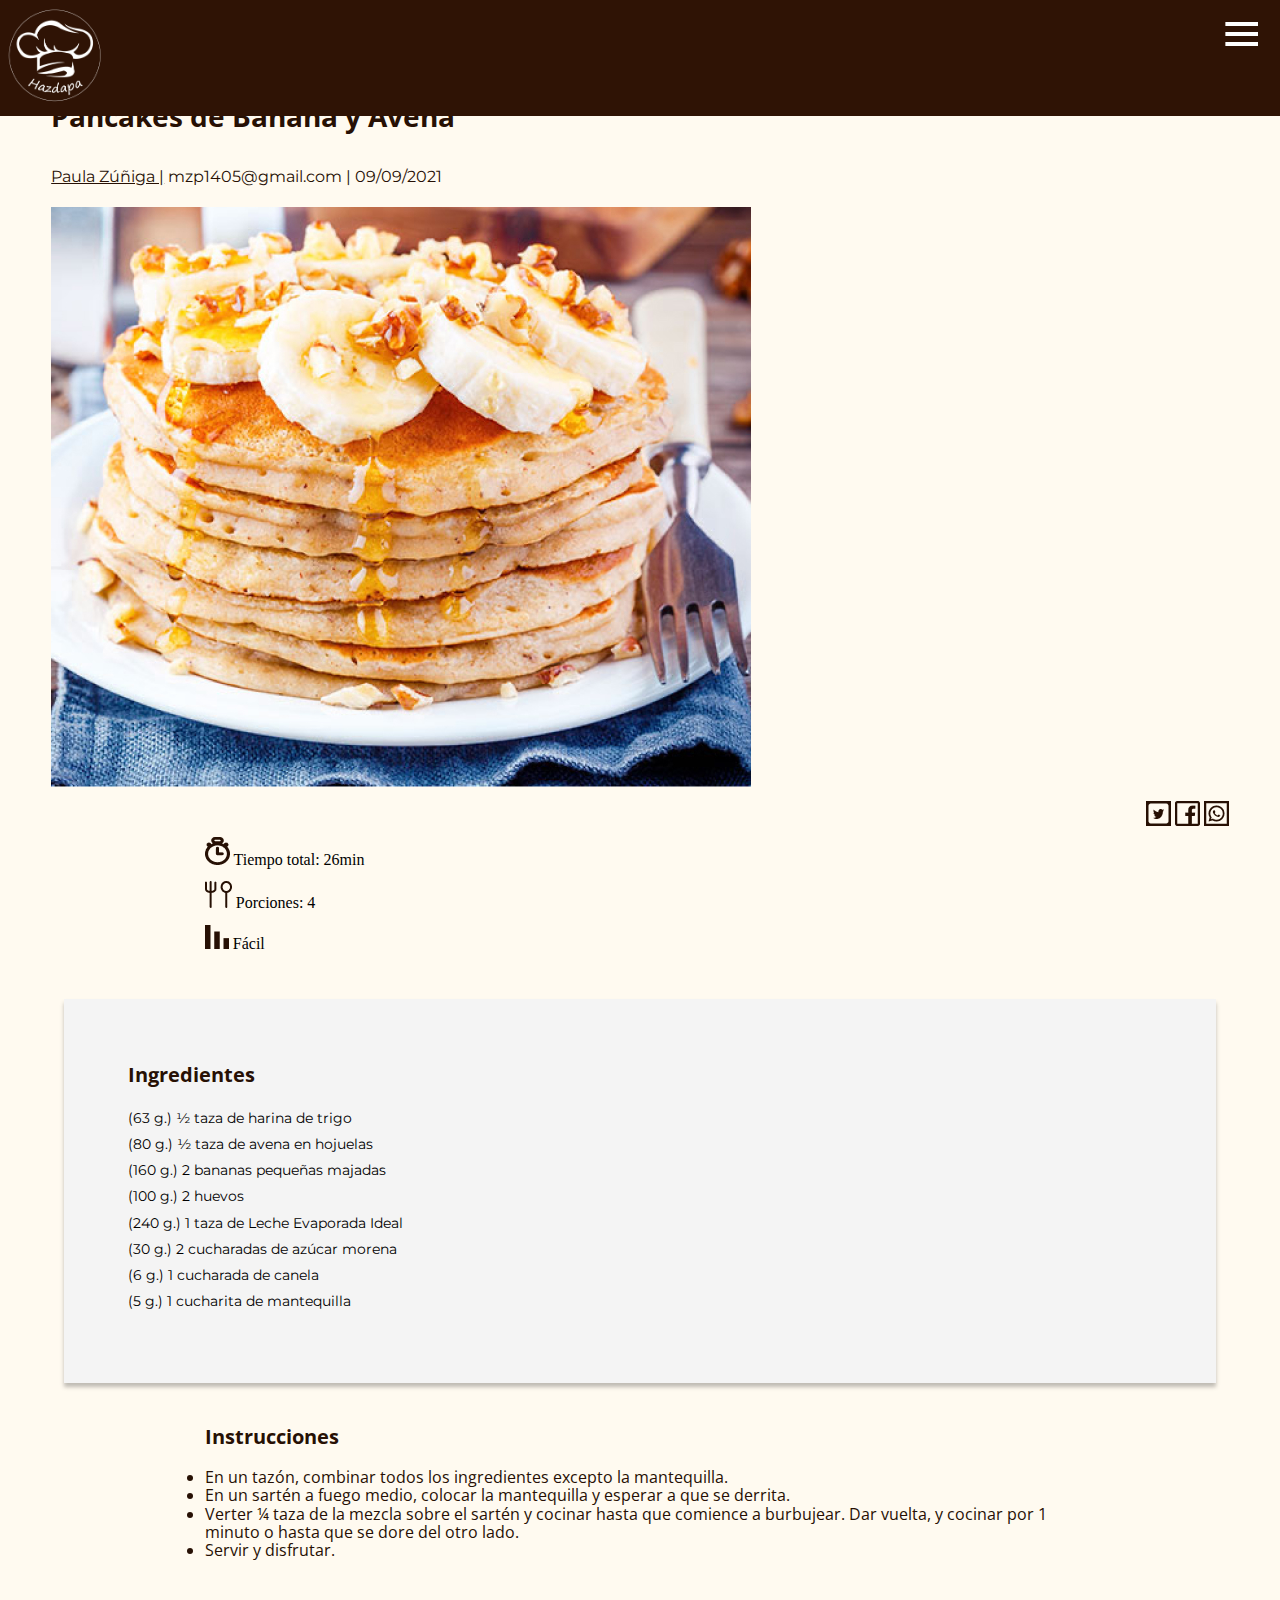
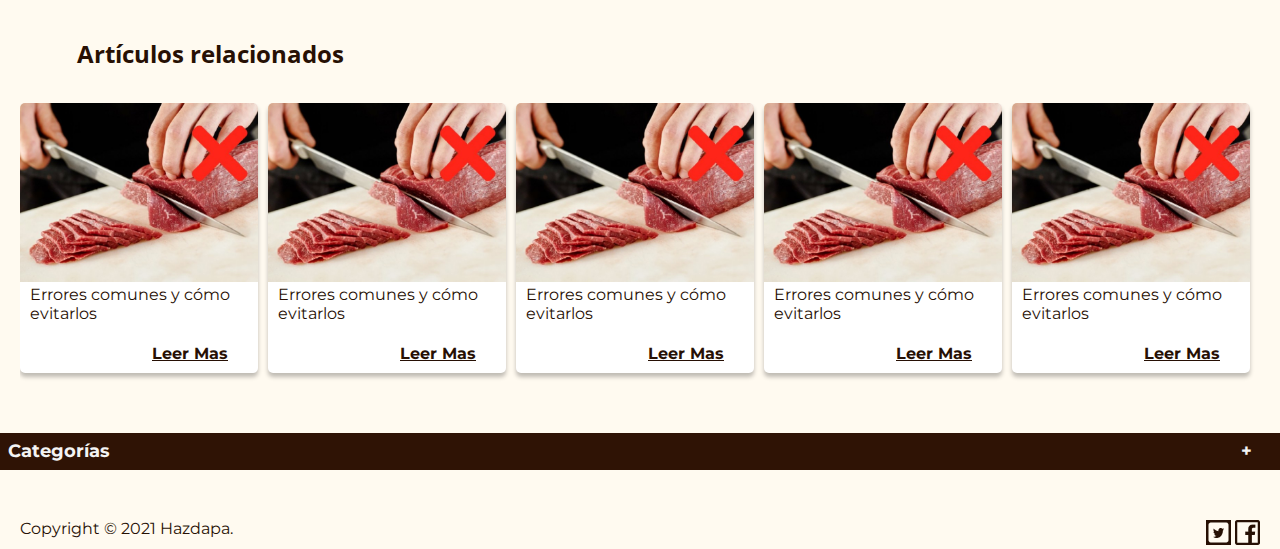
<file: pancakes.html>
<!DOCTYPE html>
  <html lang="en">
    <head>
      <meta charset="UTF-8">
      <meta http-equiv="X-UA-Compatible" content="IE=edge">
      <meta name="viewport" content="width=device-width, initial-scale=1.0">
      <meta name="description" content="MobileFirst" />
      <meta name="Keywords" content="Web Proyecto" />
      <meta name="author" content="Stephanie,Paula,Alex" />
      <link href="https://fonts.googleapis.com/css2?family=Montserrat&family=Open+Sans&display=swap" rel="stylesheet">
      <link rel="stylesheet" href="public/css/style.css">
      <link rel="shortcut icon" href="./img/logo.png" sizes="16x16">
      <title>Hazdapa</title>
    </head>
    <body>
      <div id="wrapper">
        <!----------Header------------>
        <div class="header">
          <div class="logo">
            <a href="index.html"><img src="./img/logo.png" alt="Hazdapa blog de recetas" width="100" height="100"></a>
          </div>
          <div id="sidebar">
            <div class="menu">
              <button class="toggle-btn"><img src="./img/menu.png" alt=""></button>
            </div>
            <div class="sidebar-links">
              <a href="index.html">Inicio</a>
              <a href="about-us.html">Sobre Nosotros</a>
              <a href="breakfasts.html">Desayunos</a>
              <a href="beverages.html">Bebidas</a>
              <a href="desserts.html">Postres</a>
              <a href="meats.html">Carnes</a>
            </div>
          </div>
        </div>

        <!----------recipe description------------>
        <div class="recipe-description-1 clearfix">
          <h1>Pancakes de Banana y Avena</h1>
          <p><a class="link-writer" href="about-us.html">Paula Zúñiga |</a> mzp1405@gmail.com  | 09/09/2021</p>
          <div class="recipe__img-1">
            <img src="./img/img-1.jpg" alt="Pancakes de Banana y Avena">
          </div>

          <div class="social-media-share">
            <a href="#"><img src="./img/twitter.png" alt="twitter"></a>
            <a href="#"><img src="./img/facebook.png" alt="facebook"></a>
            <a href="#"><img src="./img//whatsapp.png" alt="whatsapp"></a>
          </div>

          <div class="recipe-indicators-1">
            <ul>
              <li><img src="./img/time.png" alt="time"> Tiempo total: 26min</li>
              <li><img src="./img/portions.png" alt="portions"> Porciones: 4</li>
              <li><img src="./img/difficulty.png" alt="difficulty"> Fácil</li>
            </ul>
          </div>

          <div class="recipe-ingredients-1 principal__card">
            <h3>Ingredientes</h3>
            <ul>
              <li>(63 g.) ½ taza de harina de trigo</li>
              <li>(80 g.) ½ taza de avena en hojuelas</li>
              <li>(160 g.) 2 bananas pequeñas majadas</li>
              <li>(100 g.) 2 huevos</li>
              <li>(240 g.) 1 taza de Leche Evaporada Ideal</li>
              <li>(30 g.) 2 cucharadas de azúcar morena</li>
              <li>(6 g.) 1 cucharada de canela</li>
              <li>(5 g.) 1 cucharita de mantequilla</li>
            </ul>
          </div>

          <div class="recipe-instructions-1">
            <h3>Instrucciones</h3>
            <ul>
              <li>En un tazón, combinar todos los ingredientes excepto la mantequilla.</li>
              <li>En un sartén a fuego medio, colocar la mantequilla y esperar a que se derrita.</li>
              <li>Verter ¼ taza de la mezcla sobre el sartén y cocinar hasta que comience a burbujear. Dar vuelta, y cocinar por 1 minuto o hasta que se dore del otro lado.</li>
              <li>Servir y disfrutar.</li>
            </ul>
          </div>
        </div>

        <h2 class="related-posts">Artículos relacionados</h2>
        <div class="recepes">
          <div class="recepe__container">
              <div class="recepe__img">
                  <img src="img/img-12.jpg" alt="receta de productos energéticos hechos a base de miel 100% natural">
              </div>
              <div class="recepe__content">
                  <p>Errores comunes y cómo
                      evitarlos</p>
                      <a href="">Leer Mas</a>
              </div>
          </div>

          <div class="recepe__container">
              <div class="recepe__img">
                  <img src="img/img-12.jpg"
                      alt="receta de productos nutricionales que te llenarán de enrgía y vitalidad ">
              </div>
              <div class="recepe__content">

                  <p>Errores comunes y cómo
                      evitarlos</p>
                      <a href="">Leer Mas</a>
              </div>
          </div>

          <div class="recepe__container">
              <div class="recepe__img">
                  <img src="img/img-12.jpg"
                      alt="receta de productos para el cuidado diario de tu piel con el poderoso ingrdiente estrella, la miel 100% natural de Bulu">
              </div>
              <div class="recepe__content">

                  <p>Errores comunes y cómo
                      evitarlos</p>
                      <a href="">Leer Mas</a>
              </div>
          </div>
          <div class="recepe__container">
              <div class="recepe__img">
                  <img src="img/img-12.jpg"
                      alt="receta de productos para el cuidado diario de tu piel con el poderoso ingrdiente estrella, la miel 100% natural de Bulu">
              </div>
              <div class="recepe__content">

                  <p>Errores comunes y cómo
                      evitarlos</p>
                      <a href="">Leer Mas</a>
              </div>
          </div>
          <div class="recepe__container">
              <div class="recepe__img">
                  <img src="img/img-12.jpg"
                      alt="receta de productos para el cuidado diario de tu piel con el poderoso ingrdiente estrella, la miel 100% natural de Bulu">
              </div>
              <div class="recepe__content">

                  <p>Errores comunes y cómo
                      evitarlos</p>
                      <a href="">Leer Mas</a>
              </div>
          </div>
      </div>
    <!----------categories------------>
    <div class="main-container clearfix">
      <div class="list-container">
        <div class="item ">
          <p class="btn-item">Categorías</p>
          <div class="item-content">
            <ul class="list-categories">
              <li><a href="index.html">Inicio</a></li>
              <li><a href="about-us.html">Sobre nosotros</a></li>
              <li><a href="breakfasts.html">Desayunos</a></li>
              <li><a href="beverages.html">Bebidas</a></li>
              <li><a href="desserts.html">Postres</a></li>
              <li><a href="meats.html">Carnes</a></li>
            </ul>
          </div>
        </div>
      </div>
    </div>
        <!----------footer------------>
        <div class="footer clearfix">
          <div class="copyright">
            <p>Copyright © 2021 Hazdapa.</p>
          </div>
          <div class="social-media">
            <a href="#"><img src="./img/twitter.png" alt="twitter"></a>
            <a href="#"><img src="./img/facebook.png" alt="facebook"></a>
          </div>
        </div>
      </div>

      <script src="js/script.js"></script>
    </body>
  </html>
</file>
<file: public/css/style.css>
/*! normalize.css v8.0.1 | MIT License | github.com/necolas/normalize.css */
/* Document
   ========================================================================== */
/**
 * 1. Correct the line height in all browsers.
 * 2. Prevent adjustments of font size after orientation changes in iOS.
 */
html {
  line-height: 1.15;
  /* 1 */
  -webkit-text-size-adjust: 100%;
  /* 2 */ }

/* Sections
   ========================================================================== */
/**
 * Remove the margin in all browsers.
 */
body {
  margin: 0; }

/**
 * Render the `main` element consistently in IE.
 */
main {
  display: block; }

/**
 * Correct the font size and margin on `h1` elements within `section` and
 * `article` contexts in Chrome, Firefox, and Safari.
 */
h1 {
  font-size: 2em; }

/* Grouping content
   ========================================================================== */
/**
 * 1. Add the correct box sizing in Firefox.
 * 2. Show the overflow in Edge and IE.
 */
hr {
  box-sizing: content-box;
  /* 1 */
  height: 0;
  /* 1 */
  overflow: visible;
  /* 2 */ }

/**
 * 1. Correct the inheritance and scaling of font size in all browsers.
 * 2. Correct the odd `em` font sizing in all browsers.
 */
pre {
  font-family: monospace, monospace;
  /* 1 */
  font-size: 1em;
  /* 2 */ }

/* Text-level semantics
   ========================================================================== */
/**
 * Remove the gray background on active links in IE 10.
 */
a {
  background-color: transparent; }

/**
 * 1. Remove the bottom border in Chrome 57-
 * 2. Add the correct text decoration in Chrome, Edge, IE, Opera, and Safari.
 */
abbr[title] {
  border-bottom: none;
  /* 1 */
  text-decoration: underline;
  /* 2 */
  text-decoration: underline dotted;
  /* 2 */ }

/**
 * Add the correct font weight in Chrome, Edge, and Safari.
 */
b,
strong {
  font-weight: bolder; }

/**
 * 1. Correct the inheritance and scaling of font size in all browsers.
 * 2. Correct the odd `em` font sizing in all browsers.
 */
code,
kbd,
samp {
  font-family: monospace, monospace;
  /* 1 */
  font-size: 1em;
  /* 2 */ }

/**
 * Add the correct font size in all browsers.
 */
small {
  font-size: 80%; }

/**
 * Prevent `sub` and `sup` elements from affecting the line height in
 * all browsers.
 */
sub,
sup {
  font-size: 75%;
  line-height: 0;
  position: relative;
  vertical-align: baseline; }

sub {
  bottom: -0.25em; }

sup {
  top: -0.5em; }

/* Embedded content
   ========================================================================== */
/**
 * Remove the border on images inside links in IE 10.
 */
img {
  border-style: none; }

/* Forms
   ========================================================================== */
/**
 * 1. Change the font styles in all browsers.
 * 2. Remove the margin in Firefox and Safari.
 */
button,
input,
optgroup,
select,
textarea {
  font-family: inherit;
  /* 1 */
  font-size: 100%;
  /* 1 */
  line-height: 1.15;
  /* 1 */
  margin: 0;
  /* 2 */ }

/**
 * Show the overflow in IE.
 * 1. Show the overflow in Edge.
 */
button,
input {
  /* 1 */
  overflow: visible; }

/**
 * Remove the inheritance of text transform in Edge, Firefox, and IE.
 * 1. Remove the inheritance of text transform in Firefox.
 */
button,
select {
  /* 1 */
  text-transform: none; }

/**
 * Correct the inability to style clickable types in iOS and Safari.
 */
button,
[type="button"],
[type="reset"],
[type="submit"] {
  -webkit-appearance: button; }

/**
 * Remove the inner border and padding in Firefox.
 */
button::-moz-focus-inner,
[type="button"]::-moz-focus-inner,
[type="reset"]::-moz-focus-inner,
[type="submit"]::-moz-focus-inner {
  border-style: none;
  padding: 0; }

/**
 * Restore the focus styles unset by the previous rule.
 */
button:-moz-focusring,
[type="button"]:-moz-focusring,
[type="reset"]:-moz-focusring,
[type="submit"]:-moz-focusring {
  outline: 1px dotted ButtonText; }

/**
 * Correct the padding in Firefox.
 */
fieldset {
  padding: 0.35em 0.75em 0.625em; }

/**
 * 1. Correct the text wrapping in Edge and IE.
 * 2. Correct the color inheritance from `fieldset` elements in IE.
 * 3. Remove the padding so developers are not caught out when they zero out
 *    `fieldset` elements in all browsers.
 */
legend {
  box-sizing: border-box;
  /* 1 */
  color: inherit;
  /* 2 */
  display: table;
  /* 1 */
  max-width: 100%;
  /* 1 */
  padding: 0;
  /* 3 */
  white-space: normal;
  /* 1 */ }

/**
 * Add the correct vertical alignment in Chrome, Firefox, and Opera.
 */
progress {
  vertical-align: baseline; }

/**
 * Remove the default vertical scrollbar in IE 10+.
 */
textarea {
  overflow: auto; }

/**
 * 1. Add the correct box sizing in IE 10.
 * 2. Remove the padding in IE 10.
 */
[type="checkbox"],
[type="radio"] {
  box-sizing: border-box;
  /* 1 */
  padding: 0;
  /* 2 */ }

/**
 * Correct the cursor style of increment and decrement buttons in Chrome.
 */
[type="number"]::-webkit-inner-spin-button,
[type="number"]::-webkit-outer-spin-button {
  height: auto; }

/**
 * 1. Correct the odd appearance in Chrome and Safari.
 * 2. Correct the outline style in Safari.
 */
[type="search"] {
  -webkit-appearance: textfield;
  /* 1 */
  outline-offset: -2px;
  /* 2 */ }

/**
 * Remove the inner padding in Chrome and Safari on macOS.
 */
[type="search"]::-webkit-search-decoration {
  -webkit-appearance: none; }

/**
 * 1. Correct the inability to style clickable types in iOS and Safari.
 * 2. Change font properties to `inherit` in Safari.
 */
::-webkit-file-upload-button {
  -webkit-appearance: button;
  /* 1 */
  font: inherit;
  /* 2 */ }

/* Interactive
   ========================================================================== */
/*
 * Add the correct display in Edge, IE 10+, and Firefox.
 */
details {
  display: block; }

/*
 * Add the correct display in all browsers.
 */
summary {
  display: list-item; }

/* Misc
   ========================================================================== */
/**
 * Add the correct display in IE 10+.
 */
template {
  display: none; }

/**
 * Add the correct display in IE 10.
 */
[hidden] {
  display: none; }

.header {
  background-color: #2F1305;
  height: auto;
  width: 100%;
  position: fixed; }

.logo {
  width: 15%;
  padding: 5px 0 5px 5px; }

#sidebar {
  position: fixed;
  width: 375px;
  height: 100%;
  right: -375px;
  background-color: rgba(36, 32, 32, 0.9);
  transition: all 500ms cubic-bezier(0.65, 0.05, 0.36, 1);
  top: 0; }
  #sidebar button {
    position: absolute;
    left: -60px;
    top: 10px;
    background-color: rgba(255, 255, 255, 0);
    cursor: pointer;
    border: none; }

#sidebar.active {
  right: 0px;
  top: 0px; }
  #sidebar.active button {
    position: absolute;
    top: 10px;
    left: 300px;
    background-color: rgba(255, 255, 255, 0);
    cursor: pointer;
    border: none; }

.sidebar-links {
  margin: 60px  0px 10px  30px; }
  .sidebar-links a {
    display: flex;
    padding: 20px;
    text-decoration: none;
    list-style: none;
    color: white;
    font-family: "Montserrat", sans-serif;
    font-size: 28px;
    font-weight: 500; }

.main-container {
  width: 100%;
  margin: 0 auto;
  display: block;
  margin-bottom: 50px; }

.item-content {
  background: #683309;
  opacity: 0;
  color: #F4F4F4;
  font-size: 1rem;
  font-family: "Montserrat", sans-serif;
  display: none; }

.active + .item-content {
  padding: 8px;
  opacity: 1;
  display: block; }

.btn-item {
  background: #2F1305;
  display: block;
  color: #F4F4F4;
  padding: 8px;
  font-weight: bold;
  margin: 0px;
  font-size: 1.125rem;
  font-family: "Montserrat", sans-serif; }

.btn-item .active {
  background: #2F1305;
  margin: 0px; }

.btn-item:after {
  content: "\002b";
  float: right;
  padding-right: 20px; }

.btn-item.active:after {
  content: "\02212"; }

.list-categories {
  padding: 0px;
  list-style: none; }

.list-categories a {
  text-decoration: none;
  color: #F4F4F4;
  font-size: 1.125rem;
  font-family: "Montserrat", sans-serif; }

.list-categories li {
  width: 100%;
  border-bottom: 1px solid #F4F4F4;
  margin-bottom: 20px; }

.recipes-title h1 {
  padding: 100px 0 30px 20px; }

.recipes__cards {
  margin: 0 auto;
  width: 90%;
  box-shadow: 0px 4px 4px rgba(0, 0, 0, 0.25);
  background-color: #F4F4F4;
  border-radius: 5px;
  margin-bottom: 36px; }
  .recipes__cards img {
    border-radius: 5px 5px 0 0;
    margin-bottom: 28px; }
  .recipes__cards h3 {
    padding-left: 12px;
    margin-bottom: 34px; }
  .recipes__cards p {
    padding: 0 12px 10px 12px; }
  .recipes__cards a {
    float: right;
    color: #271004;
    font-weight: bolder;
    font-family: "Montserrat", sans-serif;
    margin-top: 15px;
    padding-bottom: 14px;
    padding-right: 18px; }

.difficulty {
  width: 50%;
  float: left;
  padding-left: 20px; }
  .difficulty img {
    float: left;
    margin: 0;
    margin-top: -4px; }
  .difficulty p {
    float: left;
    margin: 0; }

.time-duration {
  width: 50%;
  float: right;
  padding-left: 50px; }
  .time-duration img {
    float: left;
    margin: 0;
    margin-top: -8px; }
  .time-duration p {
    float: left;
    margin: 0; }

.recepes {
  display: flex;
  margin-bottom: 50px;
  overflow-x: scroll;
  padding-bottom: 10px;
  margin-left: 20px;
  margin-right: 20px; }

.recepe__container {
  background-color: white;
  border-radius: 5px;
  box-shadow: 0px 4px 4px rgba(0, 0, 0, 0.25);
  margin-right: 10px;
  min-width: 220px; }

.recepe__img img {
  border-top-left-radius: 5px;
  border-top-right-radius: 5px;
  max-width: 100%; }

.recepe__content {
  align-items: center;
  display: flex;
  flex-direction: column;
  padding: 0px 0px 50px 10px;
  position: relative; }
  .recepe__content a {
    bottom: 10px;
    position: absolute;
    right: 30px;
    font-family: "Montserrat", sans-serif;
    color: #271004;
    font-weight: bolder; }
  .recepe__content p {
    font-family: "Montserrat", sans-serif; }

.copyright {
  float: left;
  margin-left: 20px; }

.social-media {
  float: right;
  margin-right: 20px; }

* {
  margin: 0;
  padding: 0;
  box-sizing: border-box; }

html {
  font-size: 16px; }

.clearfix::after {
  content: "";
  clear: both;
  display: table; }

#wrapper {
  width: 100%;
  height: auto;
  background-color: #FFFAF0; }

img {
  max-width: 100%;
  height: auto; }

h1, h2, h3 {
  color: #271004;
  font-family: "Open Sans", sans-serif;
  font-weight: bold; }

h1 {
  font-size: 1.75rem; }

h2 {
  font-size: 1.5rem; }

h3 {
  font-size: 1.25rem; }

p {
  color: #271004;
  font-family: "Montserrat", sans-serif;
  font-size: 1rem; }

.ads-1 {
  padding-top: 100px;
  margin-bottom: 30px; }

.banner {
  margin-bottom: 34px; }

.cooking-tips h1 {
  margin-bottom: 26px;
  padding-left: 20px; }

.cooking-tips-card {
  margin-bottom: 60px; }
  .cooking-tips-card img {
    margin-bottom: 12px; }
  .cooking-tips-card h3 {
    margin-bottom: 16px;
    padding-left: 20px;
    padding-right: 20px; }
  .cooking-tips-card p {
    line-height: 2rem;
    margin-bottom: 16px;
    padding-left: 20px;
    padding-right: 20px; }

.ads-2 {
  margin-bottom: 38px; }

.banner-about-us {
  padding-top: 60px;
  padding-bottom: 30px; }

.about-us-description {
  margin-bottom: 30px; }
  .about-us-description h1 {
    margin-bottom: 35px;
    padding: 0 20px 0 20px; }
  .about-us-description p {
    line-height: 2rem;
    padding: 0 20px 0 20px; }

.principal__card {
  margin: 0 auto;
  margin-bottom: 20px;
  background-color: #F4F4F4;
  padding: 5%;
  width: 90%;
  box-shadow: 0px 4px 4px rgba(0, 0, 0, 0.25); }
  .principal__card img {
    margin-bottom: 12px; }
  .principal__card p {
    line-height: 1.5rem; }
  .principal__card .personal-social-media {
    float: right; }

.recipe-description-1 h1 {
  padding-left: 4%;
  margin-bottom: 36px;
  padding-top: 100px; }

.recipe-description-1 p > a {
  color: #271004; }

.recipe-description-1 p {
  padding-left: 4%;
  margin-bottom: 20px; }

.recipe__img-1 {
  margin-bottom: 10px;
  padding-left: 4%;
  padding-right: 4%; }

.social-media-share {
  float: right;
  padding-right: 4%; }

.recipe-indicators-1 {
  margin: 46px 0px; }
  .recipe-indicators-1 li {
    list-style: none;
    margin-bottom: 12px;
    padding-left: 16%; }

.recipe-ingredients-1 {
  margin-bottom: 42px; }
  .recipe-ingredients-1 h3 {
    margin-bottom: 24px; }
  .recipe-ingredients-1 li {
    list-style: none;
    margin-bottom: 10px;
    font-size: 14px;
    font-family: "Montserrat", sans-serif; }

.recipe-instructions-1 {
  padding-left: 16%;
  padding-right: 16%;
  margin-bottom: 80px; }
  .recipe-instructions-1 h3 {
    margin-bottom: 20px;
    color: #271004; }
  .recipe-instructions-1 li {
    font-family: "Open Sans", sans-serif;
    font-size: 1rem;
    color: #271004; }

.related-posts {
  margin-left: 6%;
  margin-bottom: 36px; }
</file>
